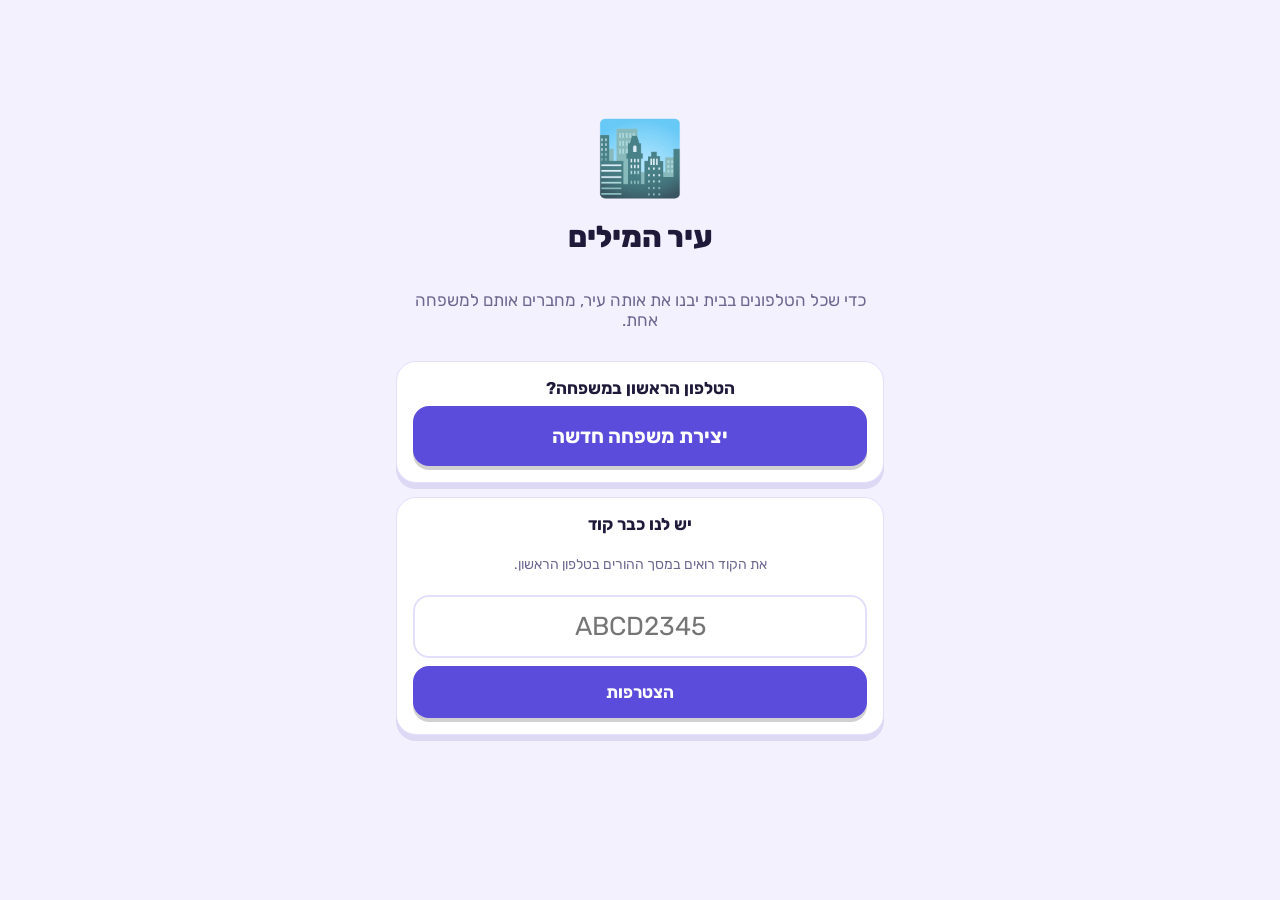
<file: index.html>
<!doctype html>
<html lang="he" dir="rtl">
<head>
<meta charset="utf-8">
<meta name="viewport" content="width=device-width,initial-scale=1,viewport-fit=cover">
<meta name="theme-color" content="#5b4cdb">
<meta name="apple-mobile-web-app-capable" content="yes">
<meta name="apple-mobile-web-app-status-bar-style" content="default">
<meta name="apple-mobile-web-app-title" content="מילים">
<title>עיר המילים</title>
<link rel="manifest" href="manifest.webmanifest">
<link rel="icon" href="icon.svg" type="image/svg+xml">
<link rel="apple-touch-icon" href="icon-192.png">
<link rel="preconnect" href="https://fonts.googleapis.com">
<link rel="preconnect" href="https://fonts.gstatic.com" crossorigin>
<link href="https://fonts.googleapis.com/css2?family=Rubik:wght@400;500;700;800&display=swap" rel="stylesheet">
<link rel="stylesheet" href="styles.css">
</head>
<body>
<div id="app"></div>
<div id="confetti" aria-hidden="true"></div>
<script src="words.js"></script>
<script src="hebrew-words.js"></script>
<script src="art.js"></script>
<script src="firebase-config.js"></script>
<script src="store.js"></script>
<script src="app.js"></script>
<script>
  if ('serviceWorker' in navigator && location.protocol.startsWith('http')) {
    navigator.serviceWorker.register('sw.js').catch(() => {});
  }
</script>
</body>
</html>
</file>
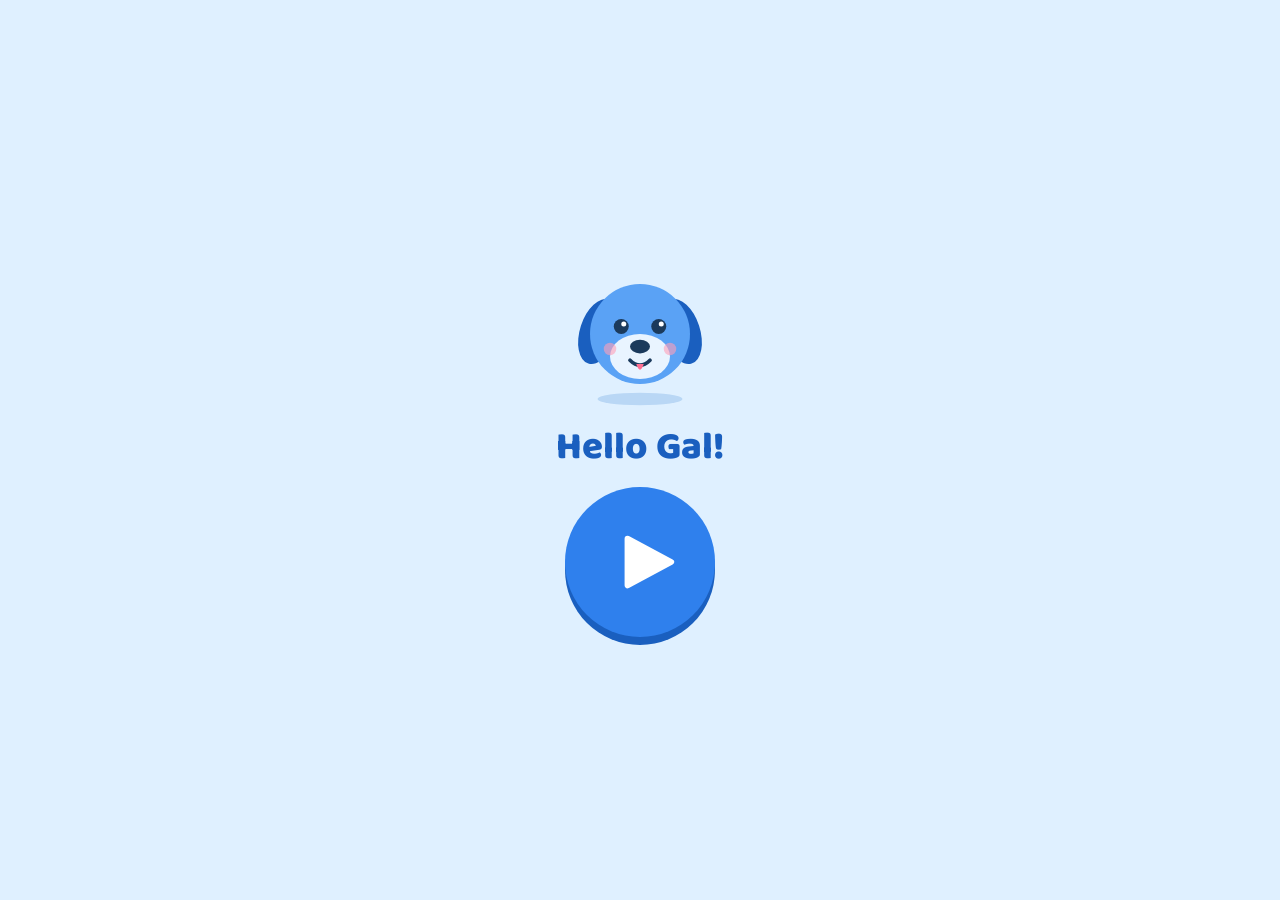
<file: little/index.html>
<!doctype html>
<html lang="en">
<head>
<meta charset="utf-8">
<meta name="viewport" content="width=device-width, initial-scale=1, viewport-fit=cover, user-scalable=no">
<link rel="manifest" href="manifest.webmanifest">
<link rel="apple-touch-icon" href="icon-192.png">
<meta name="theme-color" content="#2f80ed">
<script src="../firebase-config.js"></script>
</head>
<body>
<!-- ARTIFACT-START -->
<title>Blue Pup Words</title>
<meta name="claude:viewport-fit-sides" content="cover">
<link rel="preconnect" href="https://fonts.googleapis.com">
<link rel="stylesheet" href="https://fonts.googleapis.com/css2?family=Baloo+2:wght@600;800&family=Rubik:wght@400;600&display=swap">
<style>
/* Layout: one full-height toy screen; a top bar (home, ice-cream tracker, speaker) over one big stage. Single bright look on purpose. */
:root {
  --sky: #dff0ff;
  --ink: #1b3a5c;
  --blue: #2f80ed;
  --blue-deep: #1a5fbf;
  --card: #ffffff;
  --card-edge: #b9d7f5;
  --sun: #ffcf33;
  --berry: #ff6f91;
  --mint: #3cc98a;
  --soft: #5f7a96;
  --display: "Baloo 2", "Rubik", system-ui, sans-serif;
  --body: "Rubik", system-ui, sans-serif;
  color-scheme: light;
}
html, body { height: 100%; }
[hidden] { display: none !important; }
body {
  margin: 0; background: var(--sky); color: var(--ink); font-family: var(--body);
  -webkit-user-select: none; user-select: none; -webkit-tap-highlight-color: transparent;
  overflow: hidden; touch-action: manipulation;
}
button { font: inherit; color: inherit; border: 0; background: none; cursor: pointer; padding: 0; }
button:focus-visible { outline: 4px solid var(--sun); outline-offset: 3px; }
#app {
  height: 100%; display: flex; flex-direction: column; box-sizing: border-box;
  padding-left: max(16px, env(safe-area-inset-left, 0px));
  padding-right: max(16px, env(safe-area-inset-right, 0px));
  padding-block: 10px 14px;
  max-width: 560px; margin: 0 auto; position: relative;
}
.bar { display: flex; align-items: center; gap: 10px; min-height: 60px; }
.bar .grow { flex: 1; min-width: 0; display: flex; justify-content: center; }
.round-btn {
  width: 56px; height: 56px; border-radius: 50%; background: var(--card);
  box-shadow: 0 4px 0 var(--card-edge); display: grid; place-items: center; flex: none;
}
.round-btn:active { transform: translateY(3px); box-shadow: 0 1px 0 var(--card-edge); }
.round-btn svg { width: 30px; height: 30px; }
.stage { flex: 1; min-height: 0; display: flex; flex-direction: column; align-items: center; justify-content: center; gap: 18px; }

/* start */
.hello { font-family: var(--display); font-weight: 800; font-size: 2.4rem; color: var(--blue-deep); margin: 0; text-align: center; line-height: 1.1; }
.play {
  width: 150px; height: 150px; border-radius: 50%; background: var(--blue); color: #fff;
  box-shadow: 0 8px 0 var(--blue-deep); display: grid; place-items: center;
  animation: breathe 2.2s ease-in-out infinite;
}
.play:active { transform: translateY(6px); box-shadow: 0 2px 0 var(--blue-deep); }
.play svg { width: 70px; height: 70px; margin-left: 10px; }
@keyframes breathe { 50% { transform: scale(1.06); } }
.pup { width: 150px; height: 150px; }
.pup.small { width: 64px; height: 64px; }

/* home */
.cats { display: grid; grid-template-columns: repeat(2, 1fr); gap: 14px; width: 100%; }
.cat {
  background: var(--card); border-radius: 26px; box-shadow: 0 6px 0 var(--card-edge);
  padding: 14px 8px 12px; display: flex; flex-direction: column; align-items: center; gap: 6px;
}
.cat:active { transform: translateY(4px); box-shadow: 0 2px 0 var(--card-edge); }
.cat .pic { font-size: 3.4rem; line-height: 1; height: 3.6rem; display: flex; align-items: center; gap: 2px; }
.cat .name { font-family: var(--display); font-weight: 600; font-size: 1.1rem; color: var(--soft); }
.stars { display: flex; gap: 3px; flex-wrap: wrap; justify-content: center; }
.stars i { width: 9px; height: 9px; border-radius: 50%; background: var(--card-edge); }
.stars i.on { background: var(--sun); }
.home-scroll { width: 100%; overflow-y: auto; flex: 1; min-height: 0; padding: 6px 2px 10px; box-sizing: border-box; }
.home-stage { justify-content: flex-start; }

/* learn */
.big-card {
  width: min(78vw, 330px); aspect-ratio: 1; max-width: 100%; background: var(--card); border-radius: 40px;
  box-shadow: 0 8px 0 var(--card-edge); display: grid; place-items: center; animation: popin .45s cubic-bezier(.3,1.6,.6,1);
}
.big-card .pic { font-size: min(44vw, 190px); line-height: 1; }
.big-card .pic.count { font-size: min(13vw, 56px); }
.word { font-family: var(--display); font-weight: 800; font-size: 2.6rem; color: var(--blue-deep); margin: 0; line-height: 1; }
.next {
  width: 92px; height: 92px; border-radius: 50%; background: var(--blue); color: #fff; box-shadow: 0 6px 0 var(--blue-deep);
  display: grid; place-items: center;
}
.next:active { transform: translateY(5px); box-shadow: 0 1px 0 var(--blue-deep); }
.next svg { width: 46px; height: 46px; }
@keyframes popin { from { transform: scale(.4); opacity: 0; } }
.dots { display: flex; gap: 8px; }
.dots i { width: 14px; height: 14px; border-radius: 50%; background: var(--card); box-shadow: inset 0 0 0 2px var(--card-edge); }
.dots i.on { background: var(--blue); box-shadow: none; }

/* quiz */
.ask {
  display: flex; align-items: center; gap: 12px; background: var(--card); border-radius: 999px;
  padding: 8px 20px 8px 8px; box-shadow: 0 5px 0 var(--card-edge);
}
.ask .round-btn { background: var(--blue); box-shadow: 0 4px 0 var(--blue-deep); color: #fff; }
.ask span { font-family: var(--display); font-weight: 800; font-size: 1.5rem; }
.opts { display: grid; grid-template-columns: repeat(3, 1fr); gap: 12px; width: 100%; }
.opt {
  aspect-ratio: 3/4; max-width: 100%; background: var(--card); border-radius: 26px; box-shadow: 0 6px 0 var(--card-edge);
  display: grid; place-items: center; transition: opacity .3s, transform .15s;
}
.opt .pic { font-size: min(18vw, 84px); line-height: 1; }
.opt .pic.count { font-size: min(6.5vw, 30px); }
.opt:active { transform: translateY(4px); }
.opt.right { box-shadow: 0 0 0 6px var(--mint), 0 6px 0 var(--card-edge); animation: hop .5s; }
.opt.wrong { animation: wobble .5s; }
.opt.faded { opacity: .25; pointer-events: none; }
.opt.hint { animation: pulse 1s ease-in-out infinite; }
@keyframes hop { 40% { transform: translateY(-18px) scale(1.06); } }
@keyframes wobble { 20% { transform: rotate(-8deg); } 40% { transform: rotate(7deg); } 60% { transform: rotate(-5deg); } 80% { transform: rotate(3deg); } }
@keyframes pulse { 50% { transform: scale(1.07); box-shadow: 0 0 0 6px var(--sun), 0 6px 0 var(--card-edge); } }

.opt.lesson { aspect-ratio: auto; padding: 14px 0 10px; gap: 6px; }
.opt.lesson b { font-family: var(--display); font-size: 1.4rem; color: var(--blue-deep); }
.pic.art { position: relative; display: block; width: 1.6em; height: 1.6em; }
.big-card .pic.art { font-size: min(32vw, 140px); }
.opt .pic.art { font-size: min(16vw, 70px); }
.pic.art > span { position: absolute; left: 50%; transform: translateX(-50%); line-height: 1; }
.pic.art .ground { position: absolute; left: 0; right: 0; bottom: 0; height: .05em; min-height: 3px; border-radius: 3px; background: var(--card-edge); }
.cat .pic span { line-height: 1; }
.pic.count { display: flex; flex-wrap: wrap; justify-content: center; align-content: center; gap: 2px; max-width: 90%; }
.pic.count .digit { flex-basis: 100%; text-align: center; font-family: var(--display); font-weight: 800; font-size: 2.2em; line-height: 1; color: #2f80ed; margin-bottom: .05em; }
.opt .pic.count .digit { font-size: 1.6em; }
.blob { display: block; width: 68%; aspect-ratio: 1; border-radius: 48% 52% 45% 55% / 55% 45% 55% 45%; background: var(--c); box-shadow: inset -8px -10px 0 rgba(0,0,0,.12); }
.blob.light { box-shadow: inset -8px -10px 0 rgba(0,0,0,.08), 0 0 0 3px #d7e3ef; }

/* say it */
.small-card { width: min(56vw, 240px); }
.small-card .pic { font-size: min(32vw, 140px); }
.small-card .pic.art { font-size: min(24vw, 100px); }
.mic { width: 104px; height: 104px; border-radius: 50%; background: var(--berry); box-shadow: 0 6px 0 #d14b6e; display: grid; place-items: center; }
.mic svg { width: 54px; height: 54px; }
.mic.rec { animation: breathe .8s ease-in-out infinite; box-shadow: 0 0 0 10px rgba(255,111,145,.3), 0 6px 0 #d14b6e; }

/* ice cream tracker + dessert */
.tracker svg { height: 56px; width: auto; }
.cone-big svg { height: min(46vh, 330px); width: auto; animation: popin .5s cubic-bezier(.3,1.6,.6,1); }
.tops { display: flex; gap: 12px; flex-wrap: wrap; justify-content: center; }
.top-btn { width: 76px; height: 76px; border-radius: 50%; background: var(--card); box-shadow: 0 6px 0 var(--card-edge); font-size: 2.8rem; display: grid; place-items: center; }
.top-btn.flavor { background: var(--c); font-size: 2.2rem; }
.top-btn:active { transform: translateY(4px); }
.gallery { display: grid; grid-template-columns: repeat(auto-fill, minmax(84px, 1fr)); gap: 10px; width: 100%; }
.gallery div { background: var(--card); border-radius: 18px; display: grid; place-items: center; padding: 8px 0; box-shadow: 0 4px 0 var(--card-edge); }
.gallery svg { height: 110px; width: auto; }
.gallery svg.page { width: 110px; }
.cones-btn { position: relative; }
.bar .grow { gap: 8px; align-items: center; }
.star-count { font-family: var(--display); font-weight: 800; font-size: 1.3rem; color: var(--blue-deep); background: var(--card); border-radius: 999px; padding: 4px 12px; box-shadow: 0 3px 0 var(--card-edge); white-space: nowrap; }
.star-count.bump { animation: hop .4s; }
button.star-count { border: 0; cursor: pointer; }
.stickers { display: grid; grid-template-columns: repeat(auto-fill, minmax(92px, 1fr)); gap: 12px; width: 100%; }
.sticker { aspect-ratio: 1; border: 4px solid #ffcf33; border-radius: 22px; background: #fffbe6; display: grid; place-items: center; box-shadow: 0 4px 0 #e0a800; cursor: pointer; padding: 4px; font: inherit; }
.sticker .pic { font-size: 52px; line-height: 1; }
.sticker .pic.count { font-size: 15px; }
.sticker .blob { width: 56px; height: 56px; }
.sticker.hop { animation: hop .4s; }
.fly-star { position: fixed; z-index: 8; font-size: 44px; font-style: normal; margin: -22px 0 0 -22px; animation: star-fly .8s cubic-bezier(.5,-0.4,.7,1) forwards; pointer-events: none; }
@keyframes star-fly { to { transform: translate(var(--tx), var(--ty)) scale(.5) rotate(200deg); } }
.cones-btn b { position: absolute; top: -4px; right: -4px; min-width: 24px; height: 24px; padding: 0 5px; box-sizing: border-box; border-radius: 12px; background: var(--berry); color: #fff; font-family: var(--display); font-size: 14px; line-height: 24px; }
.jig { position: relative; max-width: 100%; touch-action: none; }
.board { position: absolute; left: 0; top: 0; background: var(--card); border-radius: 18px; box-shadow: 0 6px 0 var(--card-edge); overflow: hidden; }
.ghost { position: absolute; inset: 0; display: grid; place-items: center; line-height: 1; opacity: .12; filter: grayscale(1); }
.slot { position: absolute; box-sizing: border-box; border: 2px dashed var(--card-edge); }
.piece { position: absolute; overflow: hidden; background: var(--card); border-radius: 6px; box-shadow: 0 3px 8px rgba(27,58,92,.25); transform-origin: 0 0; transition: transform .15s, left .2s, top .2s; touch-action: none; cursor: grab; }
.piece.drag { transition: none; z-index: 3; box-shadow: 0 10px 20px rgba(27,58,92,.35); }
.piece.done { box-shadow: none; border-radius: 0; cursor: default; }
.piece-in { position: absolute; display: grid; place-items: center; line-height: 1; }
.jig.solved .board { box-shadow: 0 0 0 6px var(--mint), 0 6px 0 var(--card-edge); }
.scene { position: relative; max-width: 100%; background: var(--card); border-radius: 26px; box-shadow: 0 6px 0 var(--card-edge); overflow: hidden; touch-action: none; }
.scene .floor { position: absolute; left: 0; right: 0; bottom: 0; height: 9%; background: #c7efd6; }
.scene .cloud { position: absolute; left: 10%; top: 4%; font-size: 3.4rem; opacity: .8; }
.scene .table { position: absolute; left: 15%; width: 70%; top: 45%; }
.scene .table svg { display: block; }
.scene .box { position: absolute; left: 20%; bottom: 5%; width: 60%; z-index: 1; pointer-events: none; }
.scene .box svg { display: block; }
.thing { position: absolute; line-height: 1; transform: translate(-50%, -50%); cursor: grab; touch-action: none; z-index: 2; filter: drop-shadow(0 4px 4px rgba(27,58,92,.25)); }
.thing.held { transform: translate(-50%, -50%) scale(1.15); cursor: grabbing; }
.thing.glide { transition: left .35s, top .35s; }
.target { position: absolute; width: 26%; aspect-ratio: 1; border-radius: 50%; border: 4px dashed var(--sun); transform: translate(-50%, -50%); animation: pulse-ring 1s ease-in-out infinite; }
@keyframes pulse-ring { 50% { transform: translate(-50%, -50%) scale(1.12); } }
.cat.locked { opacity: .45; position: relative; }
.cat .page { width: 100%; max-width: 140px; height: auto; }
.lock { position: absolute; font-size: 2rem; top: 40%; }
.canvas { width: min(88vw, 380px); max-width: 100%; aspect-ratio: 1; background: var(--card); border-radius: 30px; box-shadow: 0 6px 0 var(--card-edge); padding: 10px; box-sizing: border-box; }
.canvas svg { width: 100%; height: 100%; display: block; }
.canvas [data-r] { cursor: pointer; transition: fill .2s; }
.paints { display: grid; grid-template-columns: repeat(5, 1fr); gap: 10px; width: min(88vw, 380px); }
.paint { aspect-ratio: 1; border-radius: 50%; background: var(--c); box-shadow: inset 0 0 0 3px rgba(0,0,0,.12); }
.paint.on { box-shadow: 0 0 0 4px var(--card), 0 0 0 8px var(--blue-deep); transform: scale(1.05); }
.empty { font-size: 4rem; opacity: .5; }

/* balloons */
#sky { position: fixed; inset: 0; pointer-events: none; overflow: hidden; z-index: 5; }
/* Bedtime: the night sky closes the play session. */
.night { position: fixed; inset: 0; z-index: 4; overflow: hidden; background: linear-gradient(#0b1638, #1d2f6b 70%, #2b3f80); animation: dusk 2.5s ease-out; }
@keyframes dusk { from { opacity: 0; } to { opacity: 1; } }
.night .moon { position: absolute; right: 12%; font-size: 5.5rem; animation: moonrise 4s ease-out forwards; bottom: -20%; touch-action: none; user-select: none; -webkit-user-select: none; }
@keyframes moonrise { to { bottom: 74%; } }
.night .st { position: absolute; color: #fff6c2; opacity: 0; animation: twinkle 2.4s ease-in-out infinite alternate; }
@keyframes twinkle { 0% { opacity: 0; transform: scale(.6); } 100% { opacity: 1; transform: scale(1); } }
.night .gn { position: absolute; top: 34%; left: 0; right: 0; text-align: center; font-family: var(--display); font-weight: 800; font-size: 2.6rem; color: #fff6c2; opacity: 0; animation: dusk 1.5s 3s ease-out forwards; }
.night .bed { position: absolute; bottom: 12%; left: 50%; transform: translateX(-50%); width: 9rem; height: 7rem; }
.night .bed .b { position: absolute; bottom: 0; left: 0; font-size: 7rem; line-height: 1; }
.night .kid { position: absolute; bottom: .4rem; font-size: 3.6rem; line-height: 1; left: -120%; animation: tobed 2.6s .8s ease-in-out forwards; }
@keyframes tobed { to { left: 30%; } }
.night .zz { position: absolute; right: 0; top: -2rem; font-size: 2.2rem; opacity: 0; animation: zz 2.6s ease-in-out infinite; }
@keyframes zz { 0% { opacity: 0; transform: translate(0, 0); } 30% { opacity: 1; } 100% { opacity: 0; transform: translate(1.4rem, -2.6rem); } }
.balloon { position: absolute; bottom: -140px; width: 70px; pointer-events: auto; animation: rise 2.4s ease-in forwards; }
.balloon.deco { pointer-events: none; }
.balloon.slow { width: 92px; animation-duration: 7.5s; animation-timing-function: linear; }
.bit { position: fixed; width: 12px; height: 12px; border-radius: 50%; margin: -6px 0 0 -6px; animation: fly .55s ease-out forwards; }
@keyframes fly { to { transform: translate(var(--bx), var(--by)) scale(.3); opacity: 0; } }
.pop-count { font-family: var(--display); font-weight: 800; font-size: 2.2rem; color: var(--blue-deep); }
.balloon svg { width: 100%; height: auto; display: block; }
@keyframes rise { to { transform: translateY(calc(-100vh - 180px)) translateX(var(--dx)); } }

/* parent sheet */
.gear { opacity: .55; }
.sheet {
  position: fixed; inset: 0; z-index: 10; background: rgba(27,58,92,.45); display: flex; align-items: flex-end; justify-content: center;
}
.sheet-in {
  background: var(--card); width: 100%; max-width: 560px; max-height: 88%; overflow-y: auto; border-radius: 24px 24px 0 0;
  box-sizing: border-box; direction: rtl; text-align: right; font-size: 15px; line-height: 1.5;
  padding-block: 18px max(18px, env(safe-area-inset-bottom, 0px));
  padding-left: max(18px, env(safe-area-inset-left, 0px)); padding-right: max(18px, env(safe-area-inset-right, 0px));
}
.sheet h2 { font-size: 1.25rem; margin: 0 0 4px; }
.sheet h3 { font-size: 1rem; margin: 16px 0 6px; }
.sheet p { margin: 0 0 8px; color: var(--soft); }
.chips { display: flex; flex-wrap: wrap; gap: 6px; direction: ltr; justify-content: flex-end; }
.chip { border-radius: 999px; padding: 3px 10px; font-size: 14px; background: #eef4fa; color: var(--soft); }
.chip.known { background: #fff3c4; color: var(--ink); font-weight: 600; }
.chip.extra { outline: 1px dashed var(--card-edge); }
.chip.learning { background: #dcecff; color: var(--ink); }
.row { display: flex; gap: 10px; flex-wrap: wrap; margin-top: 10px; }
.pbtn { background: #eef4fa; border-radius: 12px; padding: 10px 14px; font-weight: 600; }
.pbtn.on { background: var(--blue); color: #fff; }
.slot { display: flex; align-items: center; gap: 8px; flex-wrap: wrap; padding: 6px 0; border-top: 1px solid #eef4fa; }
.slot-label { font-weight: 600; min-width: 3.5em; }
.slot .en { flex: 1; min-width: 0; color: var(--soft); font-size: 14px; text-align: left; }
.slot-btns { display: flex; gap: 6px; margin-inline-start: auto; }
.ibtn { width: 42px; height: 42px; border-radius: 50%; background: #eef4fa; font-size: 18px; display: grid; place-items: center; }
.ibtn.rec { background: #e8383d; color: #fff; animation: pulse 1s infinite; }
.wordrec { margin-top: 12px; }
.wordrec b { font-size: 1.1rem; color: var(--blue-deep); }
.chips.rtl { direction: rtl; justify-content: flex-start; }
button.chip { font: inherit; font-size: 14px; }
.warn { color: #a1123a !important; }
.sheet input#kidname { width: 10em; text-transform: none; letter-spacing: 0; }
.sheet input { font: inherit; font-size: 16px; padding: 9px 12px; border-radius: 12px; border: 2px solid var(--card-edge); width: 9em; letter-spacing: .08em; text-transform: uppercase; user-select: text; -webkit-user-select: text; }
.warn:empty { display: none; }
.sheet-in > .warn { position: sticky; top: -18px; background: #fff0f3; padding: 8px 12px; border-radius: 12px; z-index: 2; }
.pbtn.danger { background: #ffe1e8; color: #a1123a; }
@media (prefers-reduced-motion: reduce) { *, *::before, *::after { animation-duration: .01ms !important; animation-iteration-count: 1 !important; } }
</style>
<div id="app"></div>
<div id="sky"></div>
<script>
// ---------- words ----------
// Each word: id, w (shown word), e (emoji) or color/count, n (noun phrase for "This is ..."), q (question).
const CATS = [
  { id: 'animals', name: 'Animals', icon: '🐶', words: [
    ['cat','🐱'],['dog','🐶'],['cow','🐮'],['duck','🦆'],['fish','🐟'],['pig','🐷'],
    ['horse','🐴'],['rabbit','🐰'],['lion','🦁'],['elephant','🐘'],['monkey','🐵'],['bird','🐦'],['unicorn','🦄'] ] },
  { id: 'colors', name: 'Colors', icon: '🌈', words: [
    ['blue',null,'#2f80ed'],['red',null,'#e8383d'],['yellow',null,'#ffd400'],['green',null,'#2fb350'],
    ['pink',null,'#ff8fc0'],['orange',null,'#ff8a1f'],['purple',null,'#8e4fd6'],['white',null,'#ffffff'],
    ['black',null,'#222222'],['brown',null,'#8b5a2b'] ] },
  { id: 'numbers', name: 'Numbers', icon: '🔢', words: [
    ['one',null,null,1],['two',null,null,2],['three',null,null,3],['four',null,null,4],['five',null,null,5],
    ['six',null,null,6],['seven',null,null,7],['eight',null,null,8],['nine',null,null,9],['ten',null,null,10] ] },
  { id: 'go', name: 'Vehicles', icon: '✈️', words: [
    ['car','🚗'],['bus','🚌'],['airplane','✈️'],['train','🚂'],['boat','⛵'],['bike','🚲'],['truck','🚚'],['helicopter','🚁'] ] },
  { id: 'sweets', name: 'Sweets', icon: '🍪', words: [
    ['ice cream','🍦','',0,'ice cream'],['cookie','🍪'],['cake','🎂'],['candy','🍬'],['chocolate','🍫','',0,'chocolate'],
    ['lollipop','🍭'],['pizza','🍕','',0,'pizza'],['milk','🥛','',0,'milk'],['bread','🍞','',0,'bread'],['egg','🥚'] ] },
  { id: 'fruit', name: 'Fruit', icon: '🍓', words: [
    ['strawberry','🍓'],['banana','🍌'],['apple','🍎'],['orange','🍊'],['watermelon','🍉'],['pear','🍐'],
    ['grapes','🍇','',0,'grapes','Where are the grapes?','These are grapes.'],['cherry','🍒'] ] },
  { id: 'music', name: 'Music', icon: '🎸', words: [
    ['guitar','🎸'],['drum','🥁'],['piano','🎹'],['trumpet','🎺'],['violin','🎻'],['saxophone','🎷'],['microphone','🎤'] ] },
  { id: 'body', name: 'My body', icon: '👃', words: [
    ['nose','👃'],['eyes','👀','',0,'eyes','Where are the eyes?','These are eyes.'],['mouth','👄'],['ear','👂'],
    ['hand','✋'],['foot','🦶'],['tooth','🦷'] ] },
  { id: 'shapes', name: 'Shapes', icon: '⭐', words: [
    ['circle','🔵'],['square','🟦'],['triangle','🔺'],['star','⭐'],['heart','💙'],['diamond','🔷'] ] },
  { id: 'clothes', name: 'Clothes', icon: '👕', words: [
    ['hat','👒'],['shirt','👕'],['dress','👗'],['coat','🧥'],
    ['shoes','👟','',0,'shoes','Where are the shoes?','These are shoes.'],['socks','🧦','',0,'socks','Where are the socks?','These are socks.'],
    ['pants','👖','',0,'pants','Where are the pants?','These are pants.'] ] },
  { id: 'toys', name: 'Toys', icon: '🧸', words: [
    ['ball','⚽'],['teddy bear','🧸'],['balloon','🎈'],['kite','🪁'],['puzzle','🧩'],['yo-yo','🪀'] ] },
  { id: 'sky', name: 'Outside', icon: '☀️', words: [
    ['rainbow','🌈'],['sun','☀️','',0,'the sun','Where is the sun?'],['moon','🌙','',0,'the moon','Where is the moon?'],
    ['cloud','☁️'],['rain','🌧️','',0,'rain'],['flower','🌸'],['tree','🌳'],['butterfly','🦋'] ] },
  { id: 'feel', name: 'Feelings', icon: '😀', words: [
    ['happy','😀','',0,'happy','Who is happy?','I am happy.'],['sad','😢','',0,'sad','Who is sad?','I am sad.'],
    ['angry','😠','',0,'angry','Who is angry?','I am angry.'],['scared','😨','',0,'scared','Who is scared?','I am scared.'],
    ['tired','😴','',0,'tired','Who is tired?','I am tired.'],['surprised','😮','',0,'surprised','Who is surprised?','I am surprised.'],
    ['silly','😜','',0,'silly','Who is silly?','I am silly.'],['hot','🥵','',0,'hot','Who is hot?','I am hot.'],
    ['cold','🥶','',0,'cold','Who is cold?','I am cold.'] ] },
  { id: 'family', name: 'Family', icon: '👨‍👩‍👧', words: [
    ['mommy','👩','',0,'mommy','Where is mommy?'],['daddy','👨','',0,'daddy','Where is daddy?'],
    ['baby','👶'],['sister','👧','',0,'my sister','Where is my sister?'],['brother','👦','',0,'my brother','Where is my brother?'],
    ['grandma','👵','',0,'grandma','Where is grandma?'],['grandpa','👴','',0,'grandpa','Where is grandpa?'] ] },
  { id: 'kitchen', name: 'Kitchen', icon: '🥄', words: [
    ['spoon','🥄'],['cup','☕'],['plate','🍽️'],['bowl','🥣'],['pan','🍳'],['teapot','🫖'],['bottle','🍼'] ] },
];
// More words for a category open once she knows most of its first words.
const EXTRA = {
  animals: [['tiger','🐯'],['bear','🐻'],['frog','🐸'],['zebra','🦓'],['giraffe','🦒'],['penguin','🐧'],['turtle','🐢'],['owl','🦉'],['sheep','🐑'],['snake','🐍']],
  go: [['rocket','🚀'],['motorcycle','🏍️'],['tractor','🚜'],['ambulance','🚑','',0,'an ambulance'],['fire truck','🚒'],['police car','🚓'],['scooter','🛴']],
  sweets: [['donut','🍩'],['cupcake','🧁'],['popcorn','🍿','',0,'popcorn'],['pancake','🥞'],['honey','🍯','',0,'honey']],
  fruit: [['pineapple','🍍'],['peach','🍑'],['lemon','🍋'],['kiwi','🥝'],['mango','🥭'],['coconut','🥥']],
  music: [['banjo','🪕'],['bell','🔔'],['accordion','🪗','',0,'an accordion'],['headphones','🎧','',0,'headphones','Where are the headphones?','These are headphones.']],
  body: [['tongue','👅'],['leg','🦵'],['arm','💪'],['finger','☝️']],
  shapes: [['moon','🌙','',0,'a moon'],['cross','❌'],['oval','🥚','',0,'an oval']],
  clothes: [['crown','👑'],['scarf','🧣'],['glasses','👓','',0,'glasses','Where are the glasses?','These are glasses.'],['gloves','🧤','',0,'gloves','Where are the gloves?','These are gloves.'],['boots','👢','',0,'boots','Where are the boots?','These are boots.']],
  toys: [['robot','🤖'],['dice','🎲','',0,'dice','Where are the dice?','These are dice.'],['magic wand','🪄'],['blocks','🧱','',0,'blocks','Where are the blocks?','These are blocks.']],
  sky: [['snow','❄️','',0,'snow'],['snowman','⛄'],['mountain','⛰️'],['sea','🌊','',0,'the sea'],['leaf','🍃'],['star','⭐']],
  kitchen: [['salt','🧂','',0,'salt'],['jar','🫙'],['chopsticks','🥢','',0,'chopsticks','Where are the chopsticks?','These are chopsticks.']],
  feel: [['sleepy','🥱','',0,'sleepy','Who is sleepy?','I am sleepy.'],['sick','🤒','',0,'sick','Who is sick?','I am sick.'],['shy','😊','',0,'shy','Who is shy?','I am shy.']],
};
CATS.forEach(c => { c.extra = EXTRA[c.id] || []; });
CATS.forEach(c => ['words', 'extra'].forEach(list => { c[list] = c[list].map(([w, e, color, count, n, q, learn]) => {
  const word = { id: c.id + ':' + w, w, e, color: color || null, count: count || 0, cat: c.id, own: !!learn };
  if (count) {
    word.n = w + (count === 1 ? ' strawberry' : ' strawberries');
    word.learn = w.charAt(0).toUpperCase() + w.slice(1) + '! ' + word.n + '.';
    word.q = count === 1 ? 'Where is one strawberry?' : 'Where are ' + word.n + '?';
  } else if (color) {
    word.learn = 'This is ' + w + '.'; word.q = 'Where is ' + w + '?';
  } else {
    word.n = n || ((/^[aeiou]/.test(w) ? 'an ' : 'a ') + w);
    word.learn = learn || 'This is ' + word.n + '.';
    word.q = q || 'Where is the ' + w + '?';
  }
  if (list === 'extra') { word.id = c.id + ':' + w; word.tier = 2; }
  return word;
}); }));
// Concepts are practised inside the picture categories, on a word she already knows:
// "Where is the big duck?", "Which duck is up?", "Where is the duck in the box?".
// A group opens once the group before it is known.
const A = (el, style) => `<span style="${style}">${el}</span>`;
const CONCEPT_CATS = ['animals', 'go', 'sweets', 'fruit', 'music', 'toys', 'kitchen', 'clothes', 'sky', 'shapes'];
const GROUND = '<i class="ground"></i>';
const TABLE = '<svg viewBox="0 0 100 70" width="100%"><rect x="2" y="4" width="96" height="10" rx="3" fill="#c98a3c" stroke="#8b5a2b" stroke-width="2"/><rect x="10" y="14" width="8" height="54" fill="#c98a3c" stroke="#8b5a2b" stroke-width="2"/><rect x="82" y="14" width="8" height="54" fill="#c98a3c" stroke="#8b5a2b" stroke-width="2"/></svg>';
const BOX = '<svg viewBox="0 0 100 100" width="100%"><path d="M4 4 H96 L80 16 H20 Z" fill="#b97e45"/><path d="M4 4 L20 16 V74 L4 96 Z" fill="#c98d52"/><path d="M96 4 L80 16 V74 L96 96 Z" fill="#c98d52"/><rect x="20" y="16" width="60" height="58" fill="#8e5a2c"/><path d="M4 96 L20 74 H80 L96 96 Z" fill="#e3ad6e"/><path d="M4 4 H96 V96 H4 Z" fill="none" stroke="#8b5a2b" stroke-width="3" stroke-linejoin="round"/><path d="M20 16 H80 V74 H20 Z" fill="none" stroke="#7a4a20" stroke-width="2"/></svg>';
const B = (style) => `<span style="width:1.3em;${style}">${BOX}</span>`;
const T = (style) => `<span style="width:1.4em;${style}">${TABLE}</span>`;
const CONCEPT_KEYS = ['size', 'updown', 'table', 'box', 'tree'];
const CONCEPTS = [
  [ { c: 'big', art: e => A(e, 'font-size:1.45em;bottom:0'), learn: n => `Big! A big ${n}.`, q: n => `Where is the big ${n}?` },
    { c: 'small', art: e => A(e, 'font-size:.55em;bottom:0'), learn: n => `Small! A small ${n}.`, q: n => `Where is the small ${n}?` } ],
  [ { c: 'up', art: e => A(e, 'font-size:.7em;top:0') + GROUND, learn: n => `Up! The ${n} is up.`, q: n => `Which ${n} is up?` },
    { c: 'down', art: e => A(e, 'font-size:.7em;bottom:.08em') + GROUND, learn: n => `Down! The ${n} is down.`, q: n => `Which ${n} is down?` } ],
  [ { c: 'on', art: e => T('bottom:0') + A(e, 'font-size:.55em;bottom:62%'), learn: n => `On! The ${n} is on the table.`, q: n => `Where is the ${n} on the table?` },
    { c: 'under', art: e => T('bottom:0') + A(e, 'font-size:.5em;bottom:.04em'), learn: n => `Under! The ${n} is under the table.`, q: n => `Where is the ${n} under the table?` } ],
  [ { c: 'in', art: e => B('bottom:0') + A(e, 'font-size:.5em;bottom:30%'), learn: n => `In! The ${n} is in the box.`, q: n => `Where is the ${n} in the box?` },
    { c: 'out', art: e => B('bottom:0;left:34%;width:1em') + A(e, 'font-size:.55em;bottom:0;left:82%'), learn: n => `Out! The ${n} is out of the box.`, q: n => `Where is the ${n} out of the box?` } ],
  [ { c: 'front', w: 'in front of', art: e => A('🌳', 'font-size:1.15em;bottom:0') + A(e, 'font-size:.6em;bottom:0'), learn: n => `In front of! The ${n} is in front of the tree.`, q: n => `Where is the ${n} in front of the tree?` },
    { c: 'behind', art: e => A(e, 'font-size:.5em;bottom:.7em;left:77%') + A('🌳', 'font-size:1.15em;bottom:0;left:46%'), learn: n => `Behind! The ${n} is behind the tree.`, q: n => `Where is the ${n} behind the tree?` },
    { c: 'nextto', w: 'next to', art: e => A('🌳', 'font-size:1em;bottom:0;left:36%') + A(e, 'font-size:.55em;bottom:0;left:82%'), learn: n => `Next to! The ${n} is next to the tree.`, q: n => `Where is the ${n} next to the tree?` } ],
];
// Color words on a picture she knows: "Where is the blue dog?" (the picture is tinted).
const TINT = { blue: 'hue-rotate(175deg) saturate(5)', red: 'hue-rotate(-38deg) saturate(7)', green: 'hue-rotate(55deg) saturate(4)',
  yellow: 'hue-rotate(8deg) saturate(8) brightness(1.15)', pink: 'hue-rotate(280deg) saturate(4) brightness(1.1)', purple: 'hue-rotate(225deg) saturate(4)' };
function adjWords(obj) {
  return shuffle(Object.keys(TINT)).slice(0, 3).map(col => ({
    id: 'adj:' + col, w: col, concept: true,
    art: A(obj.e, `font-size:1.15em;top:.22em;filter:grayscale(1) sepia(1) ${TINT[col]}`),
    learn: `${cap(col)}! A ${col} ${obj.w}.`, q: `Where is the ${col} ${obj.w}?`,
  }));
}
function conceptWord(v, obj) {
  return { id: 'concept:' + v.c, c: v.c, w: v.w || v.c, art: v.art(obj.e), learn: v.learn(obj.w), q: v.q(obj.w), concept: true };
}
const WORD = {}; CATS.forEach(c => c.words.concat(c.extra).forEach(w => WORD[w.id] = w));
const mastered = c => c.words.filter(w => status(w.id) === 'known').length >= c.words.length * 0.7;
const activeWords = c => mastered(c) ? c.words.concat(c.extra) : c.words;

// ---------- saved progress (this device only) ----------
const KEY = 'blue-pup-words-v1';
let S = { words: {}, desserts: [], slow: true };
try { const raw = localStorage.getItem(KEY); if (raw) S = Object.assign(S, JSON.parse(raw)); } catch (e) {}
function saveLocal() { try { localStorage.setItem(KEY, JSON.stringify(S)); } catch (e) {} }
function save() { saveLocal(); Sync.push(); }
function rec(id) { return S.words[id] || (S.words[id] = { box: 0, seen: 0, right: 0, wrong: 0 }); }
const KNOWN = 3;
function status(id) { const r = S.words[id]; if (!r || !r.seen) return 'new'; return r.box >= KNOWN ? 'known' : 'learning'; }

// ---------- sound ----------
let voice = null;
// English voices on this phone, the more natural-sounding ones first. A parent can pick one.
const GOOD_VOICE = /Natural|Neural|Enhanced|Premium|Samantha|Ava|Allison|Google US English|Google UK English Female|Karen|Moira|Tessa|Serena|Jenny|Aria/i;
function englishVoices() {
  try {
    return speechSynthesis.getVoices().filter(v => /^en[-_]/i.test(v.lang))
      .sort((a, b) => (GOOD_VOICE.test(b.name) - GOOD_VOICE.test(a.name)) || (/en[-_]US/i.test(b.lang) - /en[-_]US/i.test(a.lang)));
  } catch (e) { return []; }
}
function pickVoice() {
  const vs = englishVoices();
  voice = vs.find(v => v.name === S.voice) || vs[0] || null;
}
try { speechSynthesis.onvoiceschanged = pickVoice; } catch (e) {}
function say(text, then) {
  // Some phones never fire onend, so continue after a timeout too (whichever comes first).
  let fired = false;
  const after = then && (() => { if (!fired) { fired = true; then(); } });
  if (after) setTimeout(after, 1800);
  try {
    stopAll();
    setTimeout(() => {
      const u = new SpeechSynthesisUtterance(text);
      u.lang = 'en-US'; if (voice) u.voice = voice;
      u.rate = S.slow ? 0.8 : 0.95; u.pitch = 1.05;
      if (after) u.onend = after;
      speechSynthesis.speak(u);
    }, 60);
  } catch (e) { if (after) setTimeout(after, 800); }
}
let ac = null;
function tone(freqs, dur = 0.12, type = 'sine', gap = 0.09, vol = 0.18) {
  try {
    ac = ac || new (window.AudioContext || window.webkitAudioContext)();
    freqs.forEach((f, i) => {
      const o = ac.createOscillator(), g = ac.createGain(), t = ac.currentTime + i * gap;
      o.type = type; o.frequency.value = f;
      g.gain.setValueAtTime(0, t); g.gain.linearRampToValueAtTime(vol, t + 0.01); g.gain.exponentialRampToValueAtTime(0.001, t + dur);
      o.connect(g).connect(ac.destination); o.start(t); o.stop(t + dur + 0.02);
    });
  } catch (e) {}
}
const sfx = {
  yay: () => tone([523, 659, 784, 1047], 0.18, 'triangle', 0.09),
  oops: () => tone([300, 240], 0.16, 'sine', 0.12, 0.12),
  pop: () => tone([900 + Math.random() * 300], 0.06, 'square', 0, 0.08),
  scoop: () => tone([660, 880], 0.1, 'sine', 0.06, 0.12),
  fanfare: () => tone([523, 659, 784, 659, 784, 1047], 0.2, 'triangle', 0.13),
};

// ---------- background music ----------
// An original, dreamy tune on a loop (a slow, hopeful folk song feel): soft melody, banjo-like plucked chords, warm bass.
// It plays on the home, coloring, gallery and treat screens, and stops while she learns and answers, so the words are clear.
const Music = (() => {
  const N = n => 261.63 * Math.pow(2, n / 12); // semitones from middle C
  // One bar = 4 beats. Chords as semitones from middle C.
  const CHORDS = [[0, 4, 7, 11], [-3, 0, 4, 7], [2, 5, 9, 12], [-5, 2, 5, 11], [5, 9, 12, 16], [4, 7, 11, 14], [2, 5, 9, 12], [-5, 2, 7, 11]];
  const ROOT = [-24, -15, -22, -17, -19, -20, -22, -17];
  // [note, beats]; null is a rest
  const MEL = [[4, 1.5], [7, .5], [12, 1], [11, 1], [9, 2], [7, 1], [4, 1], [5, 1.5], [9, .5], [14, 1], [12, 1], [11, 3], [null, 1],
               [9, 1.5], [12, .5], [16, 1], [14, 1], [11, 2], [7, 1], [4, 1], [2, 1], [5, 1], [9, 1], [7, 1], [7, 2], [null, 2]];
  const PLUCK = [0, 1, 2, 3, 2, 1, 2, 3];
  const BEAT = 0.6;
  let timer = null, t0 = 0, loopLen = 0;
  const note = (f, at, dur, type, vol, attack = 0.03) => {
    const o = ac.createOscillator(), g = ac.createGain();
    o.type = type; o.frequency.value = f;
    g.gain.setValueAtTime(0, at); g.gain.linearRampToValueAtTime(vol, at + attack); g.gain.exponentialRampToValueAtTime(0.0005, at + dur * 0.95);
    o.connect(g).connect(bus); o.start(at); o.stop(at + dur);
  };
  let bus = null;
  function scheduleLoop(start) {
    let t = start;
    MEL.forEach(([n, b]) => { if (n !== null) note(N(n + 12), t, b * BEAT * 1.1, 'sine', 0.05, 0.06); t += b * BEAT; });
    CHORDS.forEach((ch, bar) => {
      const at = start + bar * 4 * BEAT;
      PLUCK.forEach((k, i) => note(N(ch[k]), at + i * BEAT / 2, 0.5, 'triangle', 0.028, 0.004));
      note(N(ROOT[bar]), at, 2 * BEAT, 'sine', 0.06); note(N(ROOT[bar] + 7), at + 2 * BEAT, 2 * BEAT, 'sine', 0.045);
    });
    loopLen = CHORDS.length * 4 * BEAT;
  }
  return {
    on() {
      if (timer || S.music === false) return;
      try {
        ac = ac || new (window.AudioContext || window.webkitAudioContext)();
        if (ac.state === 'suspended') ac.resume();
        bus = ac.createGain(); bus.connect(ac.destination);
        t0 = ac.currentTime + 0.3; scheduleLoop(t0);
        timer = setInterval(() => { if (ac.currentTime > t0 + loopLen - 1) { t0 += loopLen; scheduleLoop(t0); } }, 400);
      } catch (e) {}
    },
    off() {
      clearInterval(timer); timer = null;
      if (bus) { const b = bus; bus = null; try { b.gain.setTargetAtTime(0, ac.currentTime, 0.15); setTimeout(() => b.disconnect(), 800); } catch (e) {} }
    },
  };
})();

// ---------- family recordings (kept on this phone, in IndexedDB) ----------
// Keys: learn:<word id>, q:<word id>, praise:<time>. A word without a recording uses the phone's voice.
const clips = new Set();
let dbp = null, current = null;
function db() {
  return dbp || (dbp = new Promise((res, rej) => {
    try {
      const r = indexedDB.open('blue-pup-audio', 1);
      r.onupgradeneeded = () => r.result.createObjectStore('clips');
      r.onsuccess = () => res(r.result); r.onerror = () => rej(r.error);
    } catch (e) { rej(e); }
  }));
}
function idb(mode, fn) {
  return db().then(d => new Promise((res, rej) => {
    const tx = d.transaction('clips', mode), r = fn(tx.objectStore('clips'));
    tx.oncomplete = () => res(r && r.result); tx.onerror = () => rej(tx.error);
  }));
}
idb('readonly', st => st.getAllKeys()).then(keys => (keys || []).forEach(k => clips.add(k))).catch(() => {});
function putClip(key, blob, t) {
  return idb('readwrite', st => st.put(blob, key)).then(() => {
    clips.add(key); (S.clipT || (S.clipT = {}))[key] = t || Date.now(); saveLocal();
    if (!t) Sync.uploadClip(key, blob); // a new recording on this phone goes to the other phone too
  });
}
function delClip(key, fromRemote) {
  return idb('readwrite', st => st.delete(key)).then(() => { clips.delete(key); if (!fromRemote) Sync.deleteClip(key); });
}
function stopAll() {
  try { speechSynthesis.cancel(); } catch (e) {}
  if (current) { try { current.stop(); } catch (e) {} current = null; }
}
// Recordings play through an <audio> element (what phones play most reliably), falling back to WebAudio.
function playBlob(blob, then) {
  let fired = false;
  const after = () => { if (!fired) { fired = true; if (then) then(); } };
  stopAll();
  const url = URL.createObjectURL(blob), a = new Audio(url);
  const done = () => { URL.revokeObjectURL(url); after(); };
  a.onended = done;
  current = { stop: () => { a.pause(); done(); } };
  a.play().catch(() => {
    try {
      ac = ac || new (window.AudioContext || window.webkitAudioContext)();
      if (ac.state === 'suspended') ac.resume();
      blob.arrayBuffer().then(ab => new Promise((res, rej) => ac.decodeAudioData(ab, res, rej))).then(buf => {
        const src = ac.createBufferSource(); src.buffer = buf; src.connect(ac.destination);
        src.onended = done; src.start(); current = src;
      }).catch(done);
    } catch (e) { done(); }
  });
}
function playClip(key, then) {
  idb('readonly', st => st.get(key)).then(b => { if (b && b.size) playBlob(b, then); else if (then) then(); }).catch(() => { if (then) then(); });
}
function speak(key, text, then) { if (clips.has(key)) playClip(key, then); else say(text, then); }
// Praise varies: a parent's recording about half the time, otherwise one of many phrases, never the same twice in a row.
const PRAISE = ['Well done!', 'Great job!', 'Amazing!', 'You did it!', 'Super!', 'Wonderful!', 'Yes!', 'Hooray!', 'Fantastic!', 'Good thinking!', 'Brilliant!', 'Way to go!'];
let lastPraise = '';
function praise(word) {
  const mine = [...clips].filter(k => k.startsWith('praise:') && k !== lastPraise);
  if (mine.length && Math.random() < 0.5) { lastPraise = pick(mine); return playClip(lastPraise); }
  const p = pick(PRAISE.filter(x => x !== lastPraise)); lastPraise = p;
  say(p + (word ? ' ' + cap(word) + '!' : ''));
}
// Why a recording failed, in words a parent can act on.
function recError(e) {
  const n = e && e.name;
  if (n === 'NotAllowedError' || n === 'SecurityError') return 'הטלפון לא נותן גישה למיקרופון. ב־Chrome: לוחצים על הסמל שליד הכתובת למעלה, "הרשאות", ומאפשרים מיקרופון. אחר כך סוגרים ופותחים את האפליקציה.';
  if (n === 'NotFoundError') return 'לא נמצא מיקרופון בטלפון.';
  if (n === 'NotReadableError') return 'אפליקציה אחרת משתמשת עכשיו במיקרופון (למשל שיחה או הקלטה). סוגרים אותה ומנסים שוב.';
  if (n === 'NoRecorder' || n === 'NotSupportedError') return 'הדפדפן הזה לא יודע להקליט. פותחים את האפליקציה ב־Chrome.';
  return 'ההקלטה לא הצליחה (' + (n || (e && e.message) || 'שגיאה') + ').';
}
function startRec(onDone, maxMs = 8000) {
  if (!navigator.mediaDevices || !navigator.mediaDevices.getUserMedia || !window.MediaRecorder) return Promise.reject({ name: 'NoRecorder' });
  return navigator.mediaDevices.getUserMedia({ audio: { echoCancellation: true, noiseSuppression: true, autoGainControl: true } }).then(stream => {
    const type = ['audio/webm;codecs=opus', 'audio/webm', 'audio/mp4', 'audio/ogg'].find(t => MediaRecorder.isTypeSupported && MediaRecorder.isTypeSupported(t));
    const mr = type ? new MediaRecorder(stream, { mimeType: type }) : new MediaRecorder(stream), chunks = [];
    mr.ondataavailable = e => { if (e.data.size) chunks.push(e.data); };
    mr.onstop = () => { stream.getTracks().forEach(t => t.stop()); onDone(new Blob(chunks, { type: mr.mimeType || type || 'audio/webm' })); };
    mr.start(250); // small slices: some phones hand over nothing without them
    const timer = setTimeout(() => { if (mr.state === 'recording') mr.stop(); }, maxMs);
    return { stop: () => { clearTimeout(timer); if (mr.state === 'recording') mr.stop(); } };
  });
}

// ---------- sync between the parents' phones ----------
// Works only on the real site, through the same Firebase family as the siblings' app (עיר המילים):
//   families/{code}/data/little        progress and ice creams, as JSON text
//   families/{code}/data/clip~{key}    one recording each (kind: 'little-clip', base64 audio)
let onSync = null;
const Sync = (() => {
  const config = window.FIREBASE_CONFIG || null;
  const SDK = 'https://www.gstatic.com/firebasejs/10.14.1/';
  // Blue Pup keeps its own family code; at first it borrows the siblings' app code (עיר המילים) from the same phone.
  // Changing it here never changes the siblings' app.
  const FAM = 'blue-pup-family', CITY = 'vocab-city-family', LAST = 'blue-pup-last-sync';
  let db = null, uid = null, ready = null, listening = false, timer = null;
  const family = () => { try { return localStorage.getItem(FAM) || localStorage.getItem(CITY); } catch (e) { return null; } };
  const setFamily = c => { try { localStorage.setItem(FAM, c); } catch (e) {} };
  const synced = () => { try { localStorage.setItem(LAST, Date.now()); } catch (e) {} };
  const lastSync = () => { try { return +localStorage.getItem(LAST) || 0; } catch (e) { return 0; } };
  const load = src => new Promise((res, rej) => { const el = document.createElement('script'); el.src = src; el.onload = res; el.onerror = rej; document.head.appendChild(el); });
  const changed = () => { if (onSync) onSync(); };
  function start() {
    if (!config) return Promise.reject(new Error('no config'));
    if (ready) return ready;
    ready = (window.firebase ? Promise.resolve() : load(SDK + 'firebase-app-compat.js')
      .then(() => Promise.all([load(SDK + 'firebase-auth-compat.js'), load(SDK + 'firebase-firestore-compat.js')])))
      .then(() => {
        if (!firebase.apps.length) firebase.initializeApp(config);
        db = firebase.firestore();
        return new Promise((res, rej) => {
          const off = firebase.auth().onAuthStateChanged(u => { if (u) { off(); uid = u.uid; res(); } });
          firebase.auth().signInAnonymously().catch(rej);
        });
      });
    ready.catch(() => { ready = null; });
    return ready;
  }
  const fam = () => db.collection('families').doc(family());
  const activity = r => r ? (r.seen || 0) + (r.right || 0) + (r.wrong || 0) : 0;
  // The phone that has seen more of a word wins for that word; ice creams from both phones are kept.
  function merge(remote) {
    let diff = false;
    Object.entries(remote.words || {}).forEach(([id, r]) => {
      if (activity(r) > activity(S.words[id])) { S.words[id] = r; diff = true; }
    });
    const have = new Set(S.desserts.map(d => d.d));
    (remote.desserts || []).forEach(d => { if (!have.has(d.d)) { S.desserts.push(d); diff = true; } });
    if ((remote.rounds || 0) > (S.rounds || 0)) { S.rounds = remote.rounds; diff = true; }
    if ((remote.stars || 0) > (S.stars || 0)) { S.stars = remote.stars; diff = true; }
    if (diff) { S.desserts.sort((a, b) => a.d - b.d); S.desserts = S.desserts.slice(-80); saveLocal(); }
    return diff;
  }
  function b64ToBlob(b64, type) {
    const bin = atob(b64), bytes = new Uint8Array(bin.length);
    for (let i = 0; i < bin.length; i++) bytes[i] = bin.charCodeAt(i);
    return new Blob([bytes], { type });
  }
  const blobToB64 = blob => new Promise((res, rej) => { const r = new FileReader(); r.onload = () => res(String(r.result).split(',')[1]); r.onerror = rej; r.readAsDataURL(blob); });
  function listen() {
    if (listening) return; listening = true;
    fam().collection('data').doc('little').onSnapshot(snap => {
      synced();
      if (snap.exists && merge(JSON.parse(snap.data().json))) changed();
    }, () => {});
    fam().collection('data').where('kind', '==', 'little-clip').onSnapshot(qs => qs.docChanges().forEach(ch => {
      const d = ch.doc.data();
      if (ch.type === 'removed') { if (clips.has(d.key)) delClip(d.key, true).then(changed); return; }
      if (ch.doc.metadata.hasPendingWrites || ((S.clipT || {})[d.key] || 0) >= d.t) return;
      putClip(d.key, b64ToBlob(d.b64, d.type), d.t).then(changed).catch(() => {});
    }), () => {});
  }
  function push() {
    if (!config || !family()) return;
    clearTimeout(timer);
    timer = setTimeout(async () => {
      try {
        await start();
        const ref = fam().collection('data').doc('little');
        await db.runTransaction(async tx => {
          const snap = await tx.get(ref);
          if (snap.exists && merge(JSON.parse(snap.data().json))) changed();
          tx.set(ref, { json: JSON.stringify({ words: S.words, desserts: S.desserts, rounds: S.rounds || 0, stars: S.stars || 0 }), t: Date.now() });
        });
        synced();
      } catch (e) { timer = setTimeout(push, 15000); }
    }, 2500);
  }
  async function uploadClip(key, blob) {
    if (!config || !family()) return;
    try {
      await start();
      await fam().collection('data').doc('clip~' + key).set({ kind: 'little-clip', key, type: blob.type, b64: await blobToB64(blob), t: S.clipT[key] });
    } catch (e) {}
  }
  async function deleteClip(key) {
    if (!config || !family()) return;
    try { await start(); await fam().collection('data').doc('clip~' + key).delete(); } catch (e) {}
  }
  async function join(code) {
    await db.collection('families').doc(code).collection('members').doc(uid).set({ joined: Date.now() });
    setFamily(code);
    listen(); push();
    // Send up what this phone already recorded.
    for (const key of clips) {
      const blob = await idb('readonly', st => st.get(key)).catch(() => null);
      if (blob) await uploadClip(key, blob);
    }
    return code;
  }
  function code8() {
    const abc = 'ABCDEFGHJKLMNPQRSTUVWXYZ23456789';
    return Array.from(crypto.getRandomValues(new Uint32Array(8)), x => abc[x % abc.length]).join('');
  }
  if (config && family()) {
    start().then(() => fam().collection('members').doc(uid).set({ joined: Date.now() })).then(() => { listen(); push(); }).catch(() => {});
  }
  window.addEventListener('online', () => { if (config && family()) start().then(() => { listen(); push(); }).catch(() => {}); });
  return {
    available: !!config, family, lastSync, push, uploadClip, deleteClip,
    async joinFamily(raw) {
      const code = String(raw || '').toUpperCase().replace(/[^A-Z0-9]/g, '');
      if (code.length !== 8) throw new Error('bad code');
      const switching = listening && code !== family();
      await start(); await join(code);
      if (switching) { push(); setTimeout(() => location.reload(), 3000); } // start listening to the new family
      return code;
    },
    async createFamily() {
      await start();
      for (let i = 0; i < 5; i++) {
        const code = code8();
        try { await db.collection('families').doc(code).set({ created: Date.now() }); } catch (e) { continue; }
        return join(code);
      }
      throw new Error('create failed');
    },
  };
})();

// ---------- art ----------
const ICON = {
  home: '<svg viewBox="0 0 24 24" fill="none" stroke="#1a5fbf" stroke-width="2.6" stroke-linecap="round" stroke-linejoin="round"><path d="M3 11l9-7 9 7"/><path d="M5 10v10h14V10"/></svg>',
  speak: '<svg viewBox="0 0 24 24" fill="currentColor"><path d="M4 9h4l5-4v14l-5-4H4z"/><path d="M16 8.5a5 5 0 010 7M18.5 6a8.5 8.5 0 010 12" fill="none" stroke="currentColor" stroke-width="2.2" stroke-linecap="round"/></svg>',
  play: '<svg viewBox="0 0 24 24" fill="#fff"><path d="M6 4l15 8-15 8z" stroke="#fff" stroke-width="2" stroke-linejoin="round"/></svg>',
  next: '<svg viewBox="0 0 24 24" fill="none" stroke="#fff" stroke-width="3.2" stroke-linecap="round" stroke-linejoin="round"><path d="M5 12h14M13 6l6 6-6 6"/></svg>',
  gear: '<svg viewBox="0 0 24 24" fill="none" stroke="#5f7a96" stroke-width="2"><circle cx="12" cy="12" r="3"/><path d="M12 2v3M12 19v3M2 12h3M19 12h3M4.9 4.9l2.1 2.1M17 17l2.1 2.1M4.9 19.1L7 17M17 7l2.1-2.1"/></svg>',
  mic: '<svg viewBox="0 0 24 24" fill="#fff"><rect x="8.5" y="2.5" width="7" height="12" rx="3.5"/><path d="M5 11a7 7 0 0014 0M12 18v3.5M8.5 21.5h7" fill="none" stroke="#fff" stroke-width="2.2" stroke-linecap="round"/></svg>',
  check: '<svg viewBox="0 0 24 24" fill="none" stroke="#fff" stroke-width="3.4" stroke-linecap="round" stroke-linejoin="round"><path d="M5 12.5l4.5 4.5L19 7"/></svg>',
  cones: '<svg viewBox="0 0 24 24"><circle cx="12" cy="8" r="5.5" fill="#ff8fc0"/><path d="M7 11h10l-5 11z" fill="#e7a95a"/></svg>',
};
// Original blue puppy with floppy ears (our own character).
function pup(cls = '') {
  return `<svg class="pup ${cls}" viewBox="0 0 120 120" aria-hidden="true">
    <ellipse cx="60" cy="112" rx="34" ry="5" fill="#b9d7f5"/>
    <ellipse cx="27" cy="58" rx="15" ry="27" fill="#1a5fbf" transform="rotate(18 27 58)"/>
    <ellipse cx="93" cy="58" rx="15" ry="27" fill="#1a5fbf" transform="rotate(-18 93 58)"/>
    <circle cx="60" cy="60" r="40" fill="#5aa2f5"/>
    <ellipse cx="60" cy="78" rx="24" ry="18" fill="#e9f4ff"/>
    <circle cx="45" cy="54" r="6" fill="#1b3a5c"/><circle cx="75" cy="54" r="6" fill="#1b3a5c"/>
    <circle cx="47" cy="52" r="2" fill="#fff"/><circle cx="77" cy="52" r="2" fill="#fff"/>
    <ellipse cx="60" cy="70" rx="8" ry="5.5" fill="#1b3a5c"/>
    <path d="M52 81q8 8 16 0" stroke="#1b3a5c" stroke-width="3" fill="none" stroke-linecap="round"/>
    <path d="M57 84q3 9 6 0" fill="#ff6f91"/>
    <circle cx="36" cy="72" r="5" fill="#ff9fb8" opacity=".6"/><circle cx="84" cy="72" r="5" fill="#ff9fb8" opacity=".6"/>
  </svg>`;
}
// Flavors she picks for each layer; the puppy says the name.
const FLAVORS = [['strawberry', '#ff9fc4', '🍓'], ['chocolate', '#a8694b', '🍫'], ['vanilla', '#fff0c2', '🤍'],
  ['blueberry', '#7db7ff', '🫐'], ['mint', '#9fe6c6', '🌿'], ['banana', '#ffe27a', '🍌']];
const BLANK = '#eef3f8';
const KINDS = { cone: 'ice cream', burger: 'burger', cake: 'cake', pizza: 'pizza', cupcake: 'cupcake' };
// Burgers and pizzas are built from foods instead of flavors; their layers are stored as the food's emoji.
const FOODS = {
  burger: [['meat', '#7a4a2a', '🍖'], ['cheese', '#ffc93c', '🧀'], ['lettuce', '#5cc13b', '🥬'], ['tomato', '#ef4b3f', '🍅'],
    ['onion', '#e6c3ee', '🧅'], ['pickle', '#7ca33a', '🥒'], ['egg', '#fff3c4', '🍳']],
  pizza: [['cheese', '#ffd75e', '🧀'], ['tomato', '#ef4b3f', '🍅'], ['mushroom', '#cdb79e', '🍄'], ['olive', '#2d2d2d', '🫒'],
    ['pepper', '#3fae49', '🫑'], ['corn', '#ffd400', '🌽'], ['pineapple', '#ffd94d', '🍍']],
};
const TOPS = { burger: ['🚩', '⭐', '🧀', '🥒'], pizza: ['🌿', '⭐', '🌶️', '🧀'] };
const foodColor = e => { for (const k in FOODS) { const f = FOODS[k].find(x => x[2] === e); if (f) return f[1]; } return '#d9c2a3'; };
function treat(kind, layers, top) {
  if (kind === 'cake') return cake(layers, top);
  if (kind === 'cupcake') return cupcake(layers, top);
  if (kind === 'burger') return burger(layers, top);
  if (kind === 'pizza') return pizza(layers, top);
  return cone(layers, top);
}
function burger(layers, top) {
  const n = layers.length, H = 60 + n * 16 + (top ? 76 : 6);
  let s = `<svg viewBox="0 0 160 ${H}" aria-hidden="true">`;
  s += `<path d="M24 ${H - 30} H136 Q136 ${H - 6} 112 ${H - 6} H48 Q24 ${H - 6} 24 ${H - 30} Z" fill="#e9a24f" stroke="#b9772f" stroke-width="2.5"/>`;
  layers.forEach((e, i) => {
    const y = H - 30 - (i + 1) * 16, c = e === BLANK ? BLANK : foodColor(e);
    if (e === '🥬') s += `<path d="M16 ${y + 12} q8 -10 16 0 t16 0 t16 0 t16 0 t16 0 t16 0 t16 0 t16 0 v4 H16 Z" fill="${c}" stroke="rgba(0,0,0,.15)" stroke-width="2"/>`;
    else if (e === '🧀') s += `<path d="M20 ${y + 2} H140 L132 ${y + 14} L120 ${y + 6} L104 ${y + 16} L92 ${y + 6} H20 Z" fill="${c}" stroke="rgba(0,0,0,.15)" stroke-width="2"/>`;
    else s += `<rect x="${e === '🍖' ? 18 : 24}" y="${y + 1}" width="${e === '🍖' ? 124 : 112}" height="14" rx="7" fill="${c}" stroke="rgba(0,0,0,.15)" stroke-width="2"/>`;
  });
  if (top) {
    const y = H - 30 - n * 16;
    s += `<path d="M24 ${y} Q24 ${y - 40} 80 ${y - 40} Q136 ${y - 40} 136 ${y} Z" fill="#e9a24f" stroke="#b9772f" stroke-width="2.5"/>`;
    s += [[56, 14], [80, 24], [104, 14], [68, 30], [94, 31]].map(([x, d]) => `<ellipse cx="${x}" cy="${y - d}" rx="3.5" ry="2" fill="#fff6dc"/>`).join('');
    s += `<text x="80" y="${y - 38}" font-size="30" text-anchor="middle">${top}</text>`;
  }
  return s + '</svg>';
}
function pizza(layers, top) {
  const spots = [[60, 54], [100, 50], [80, 82], [52, 96], [108, 92], [80, 118], [62, 130], [104, 128], [80, 40], [40, 72], [122, 72]];
  let s = `<svg viewBox="0 0 160 170" aria-hidden="true"><circle cx="80" cy="86" r="76" fill="#e9b56b" stroke="#c48a3c" stroke-width="3"/>
    <circle cx="80" cy="86" r="64" fill="#e2553f"/><circle cx="80" cy="86" r="58" fill="${layers.length ? '#ffe08a' : '#e2553f'}"/>`;
  layers.forEach((e, i) => {
    if (e === BLANK) { s += `<circle cx="${spots[i % 11][0]}" cy="${spots[i % 11][1]}" r="9" fill="#fff" opacity=".6"/>`; return; }
    for (let j = 0; j < 3; j++) { const [x, y] = spots[(i * 3 + j * 4) % 11]; s += `<text x="${x}" y="${y + 7}" font-size="18" text-anchor="middle">${e}</text>`; }
  });
  if (top) s += `<text x="80" y="98" font-size="34" text-anchor="middle">${top}</text>`;
  return s + '</svg>';
}
function cake(layers, top) {
  const n = layers.length, H = 40 + n * 26 + (top ? 40 : 10);
  let s = `<svg viewBox="0 0 160 ${H}" aria-hidden="true"><ellipse cx="80" cy="${H - 8}" rx="74" ry="7" fill="#d9e6f2" stroke="#b9c9da" stroke-width="2"/>`;
  layers.forEach((c, i) => {
    const y = H - 14 - (i + 1) * 26;
    s += `<rect x="18" y="${y}" width="124" height="26" rx="7" fill="${c}" stroke="rgba(0,0,0,.14)" stroke-width="2"/>`;
    s += `<path d="M22 ${y + 4} h116" stroke="#fff" stroke-width="3" stroke-linecap="round" opacity=".5"/>`;
  });
  if (top) s += `<text x="80" y="${H - 18 - n * 26}" font-size="34" text-anchor="middle">${top}</text>`;
  return s + '</svg>';
}
function cupcake(layers, top) {
  const n = layers.length, H = 70 + n * 18 + (top ? 40 : 8);
  let s = `<svg viewBox="0 0 120 ${H}" aria-hidden="true">`;
  s += `<path d="M22 ${H - 52} L34 ${H - 4} H86 L98 ${H - 52} Z" fill="#5aa2f5" stroke="#1a5fbf" stroke-width="2.5" stroke-linejoin="round"/>`;
  s += `<path d="M44 ${H - 50} L48 ${H - 6} M60 ${H - 50} V${H - 6} M76 ${H - 50} L72 ${H - 6}" stroke="#1a5fbf" stroke-width="2"/>`;
  layers.forEach((c, i) => {
    s += `<ellipse cx="60" cy="${H - 56 - i * 18}" rx="${44 - i * 4}" ry="15" fill="${c}" stroke="rgba(0,0,0,.14)" stroke-width="2"/>`;
  });
  if (top) s += `<text x="60" y="${H - 66 - (n - 1) * 18}" font-size="32" text-anchor="middle">${top}</text>`;
  return s + '</svg>';
}
function cone(scoops, top, size = 1) {
  const n = scoops.length, r = 26, step = 30, h = 120 + Math.max(n - 1, 0) * step + (top ? 34 : 6);
  const base = h - 120;
  let s = `<svg viewBox="0 0 100 ${h}" aria-hidden="true">`;
  s += `<path d="M22 ${base + 34} L50 ${h - 4} L78 ${base + 34} Z" fill="#e7a95a" stroke="#c98a3c" stroke-width="2.5" stroke-linejoin="round"/>`;
  s += `<path d="M30 ${base + 48} L68 ${base + 60} M27 ${base + 40} L72 ${base + 54} M40 ${base + 36} L60 ${base + 84} M58 ${base + 36} L45 ${base + 84}" stroke="#c98a3c" stroke-width="1.6"/>`;
  if (!n) s += `<path d="M24 ${base + 34} Q50 ${base + 24} 76 ${base + 34}" stroke="#c98a3c" stroke-width="2" fill="none"/>`;
  scoops.forEach((c, i) => {
    const y = base + 26 - i * step, x = 50 + (i % 2 ? 3 : -3);
    s += `<circle cx="${x}" cy="${y}" r="${r}" fill="${c}" stroke="rgba(0,0,0,.12)" stroke-width="2"/>`;
    s += `<path d="M${x - 22} ${y + 8} q6 9 11 0 q6 10 11 0 q6 9 11 0 q5 8 10 0" fill="${c}"/>`;
    s += `<circle cx="${x - 9}" cy="${y - 9}" r="5" fill="#fff" opacity=".45"/>`;
  });
  if (top) s += `<text x="50" y="${base + 26 - (n - 1) * step - 16}" font-size="34" text-anchor="middle">${top}</text>`;
  return s + '</svg>';
}
function pic(w) {
  if (w.color) return `<span class="blob ${w.color === '#ffffff' ? 'light' : ''}" style="--c:${w.color}"></span>`;
  if (w.art) return `<span class="pic art">${w.art}</span>`;
  if (w.count) return `<span class="pic count"><b class="digit">${w.count}</b>${'🍓'.repeat(w.count)}</span>`;
  return `<span class="pic">${w.e}</span>`;
}

// ---------- screens ----------
const app = document.getElementById('app'), sky = document.getElementById('sky');
let round = null;
const shuffle = a => { a = a.slice(); for (let i = a.length - 1; i > 0; i--) { const j = Math.floor(Math.random() * (i + 1)); [a[i], a[j]] = [a[j], a[i]]; } return a; };
const pick = a => a[Math.floor(Math.random() * a.length)];

function bar(middle = '', withHome = true, right = '') {
  return `<div class="bar">${withHome ? `<button class="round-btn" data-go="home" aria-label="home">${ICON.home}</button>` : '<span style="width:56px"></span>'}
    <div class="grow">${middle}</div>${right || '<span style="width:56px"></span>'}</div>`;
}

function startScreen() {
  if (S.night && Date.now() - S.night < 3600000) { app.innerHTML = `<div class="stage">${pup()}<p class="hello">Good night!</p><button class="play" id="go" aria-label="play">${ICON.play}</button></div>`; document.getElementById('go').onclick = () => { pickVoice(); goodnight(); }; return; }
  app.innerHTML = `<div class="stage">${pup()}<p class="hello">Hello ${S.name || 'Gal'}!</p>
    <button class="play" id="go" aria-label="play">${ICON.play}</button></div>`;
  document.getElementById('go').onclick = () => {
    pickVoice(); tone([1], 0.01, 'sine', 0, 0.001);
    speak('hello', `Hello ${S.name || 'Gal'}! Let's play!`); home();
  };
}

function home() {
  stopAll(); onSync = home; Music.on();
  const tiles = CATS.map(c => {
    const st = activeWords(c).map(w => status(w.id));
    const preview = c.id === 'numbers' ? '<span style="font-family:var(--display);font-weight:800;color:#2f80ed">123</span>' : c.icon;
    return `<button class="cat" data-cat="${c.id}"><span class="pic">${preview}</span>
      <span class="name">${c.name}</span>
      <span class="stars">${st.map(s => `<i class="${s === 'known' ? 'on' : ''}"></i>`).join('')}</span></button>`;
  }).join('');
  // Her ice cream gallery sits in the top corner, apart from the categories.
  app.innerHTML = `<div class="bar"><button class="round-btn cones-btn" data-go="gallery" aria-label="my ice creams">${ICON.cones}${S.desserts.length ? `<b>${S.desserts.length}</b>` : ''}</button>
      <div class="grow"><button class="star-count words-btn" data-go="words" aria-label="my words">⭐ ${knownWords().length}</button></div>
      <button class="round-btn gear" id="gear" aria-label="parents (press and hold)">${ICON.gear}</button></div>` +
    `<div class="stage home-stage"><div class="home-scroll"><div class="cats">${tiles}
</div></div></div>`;
  app.querySelectorAll('[data-cat]').forEach(b => b.onclick = () => startRound(b.dataset.cat));
  holdToOpen(document.getElementById('gear'));
}

const starBadge = () => `<span class="star-count" id="stars">⭐ ${S.stars || 0}</span>`;
// A star flies from the picture she tapped to the counter.
function flyStar(from) {
  const to = document.getElementById('stars'); if (!to) return;
  const a = from.getBoundingClientRect(), b = to.getBoundingClientRect();
  const st = document.createElement('i');
  st.className = 'fly-star'; st.textContent = '⭐';
  st.style.left = (a.left + a.width / 2) + 'px'; st.style.top = (a.top + a.height / 2) + 'px';
  st.style.setProperty('--tx', (b.left + 20 - a.left - a.width / 2) + 'px'); st.style.setProperty('--ty', (b.top + 14 - a.top - a.height / 2) + 'px');
  document.body.appendChild(st);
  setTimeout(() => { st.remove(); to.textContent = '⭐ ' + (S.stars || 0); to.classList.remove('bump'); void to.offsetWidth; to.classList.add('bump'); sfx.scoop(); }, 800);
}

function startRound(catId) {
  onSync = null; Music.off();
  const c = CATS.find(x => x.id === catId), words = activeWords(c);
  const byNeed = words.slice().sort((a, b) => {
    const ra = S.words[a.id], rb = S.words[b.id];
    const ka = ra ? (ra.seen ? ra.box : 99) : 99, kb = rb ? (rb.seen ? rb.box : 99) : 99; // unseen go after weak ones
    return ka - kb;
  });
  const learning = byNeed.filter(w => status(w.id) === 'learning');
  const fresh = words.filter(w => status(w.id) === 'new');
  const known = shuffle(words.filter(w => status(w.id) === 'known'));
  // Up to 4 words: the 2 weakest, new ones, and one known word for review when there is one.
  const reserve = known.length ? 1 : 0;
  const set = learning.slice(0, 2);
  for (const w of fresh) if (set.length < 4 - reserve) set.push(w);
  for (const w of known.concat(learning, fresh)) if (set.length < 4 && !set.includes(w)) set.push(w);
  const teach = set.filter(w => status(w.id) !== 'known');
  round = { cat: c, words, set, teach: teach.length ? teach : set, i: 0, scoops: [], concepts: [], kind: Object.keys(KINDS)[S.desserts.filter(d => d.k !== 'paint').length % 5] };
  // Concept practice on a word she already knows, or else one she meets in this round.
  const known2 = words.filter(w => w.e && !w.own && (S.words[w.id] || {}).box >= 2);
  const obj = CONCEPT_CATS.includes(c.id) && shuffle(known2.length ? known2 : set.filter(w => w.e && !w.own))[0];
  if (obj) {
    round.obj = obj;
    if (mastered(c) && Math.random() < 0.5) {
      round.concepts = adjWords(obj); // the category is well known: practise colors on it
    } else {
      const gi = S.cg = ((S.cg === undefined ? -1 : S.cg) + 1) % CONCEPTS.length; // each round a different place word set
      round.concepts = CONCEPTS[gi].map(v => conceptWord(v, obj));
      if (['updown', 'table', 'box'].includes(CONCEPT_KEYS[gi])) round.drag = CONCEPT_KEYS[gi];
    }
    round.concepts.forEach(w => { w.group = round.concepts; });
    if (round.concepts.some(w => status(w.id) !== 'known')) round.teach = round.teach.concat([{ lesson: round.concepts }]);
  }
  say(c.name + '!', () => learnStep());
}

function learnStep() {
  const w = round.teach[round.i];
  if (!w) { round.i = 0; return quizStart(); }
  const dots = round.teach.map((_, i) => `<i class="${i <= round.i ? 'on' : ''}"></i>`).join('');
  if (w.lesson) return lessonStep(w.lesson, dots);
  rec(w.id).seen++; save();
  app.innerHTML = bar(`<div class="dots">${dots}</div>`) +
    `<div class="stage"><button class="big-card" id="card" aria-label="${w.w}">${pic(w)}</button>
     <p class="word">${w.w}</p>
     <button class="next" id="next" aria-label="next">${ICON.next}</button></div>`;
  const again = () => speak('learn:' + w.id, w.learn + ' ' + cap(w.w) + '!');
  again();
  document.getElementById('card').onclick = again;
  document.getElementById('next').onclick = () => { round.i++; learnStep(); };
}
const cap = s => s.charAt(0).toUpperCase() + s.slice(1);

// The concept pictures side by side; each one says its own word when tapped.
function lessonStep(words, dots) {
  words.forEach(w => { rec(w.id).seen++; }); save();
  app.innerHTML = bar(`<div class="dots">${dots}</div>`) +
    `<div class="stage"><div class="opts" style="grid-template-columns:repeat(${words.length},1fr)">
      ${words.map((w, i) => `<button class="opt lesson" data-i="${i}" aria-label="${w.w}">${pic(w)}<b>${w.w}</b></button>`).join('')}</div>
     <button class="next" id="next" aria-label="next">${ICON.next}</button></div>`;
  say(words.map(w => w.learn).join(' '));
  app.querySelectorAll('.lesson').forEach(b => b.onclick = () => say(words[+b.dataset.i].learn));
  document.getElementById('next').onclick = () => { round.i++; learnStep(); };
}

function quizStart() {
  const a = shuffle(round.set), b = shuffle(round.set);
  if (b[0] === a[a.length - 1]) b.push(b.shift());
  round.qs = a.concat(b); round.qi = 0;
  // Two concept questions, at random places after the first one.
  shuffle(round.concepts).slice(0, 2).forEach(w => round.qs.splice(1 + Math.floor(Math.random() * round.qs.length), 0, w));
  quizStep();
}

function quizStep() {
  sky.innerHTML = ''; // balloons from the last answer must not cover the new pictures
  const target = round.qs[round.qi];
  if (!target) return round.drag ? putIt() : sayIt();
  const pool = (target.group || round.words).filter(w => w !== target);
  const seenPool = pool.filter(w => round.set.includes(w) || status(w.id) !== 'new');
  const others = shuffle(seenPool.length >= 2 ? seenPool : pool).slice(0, 2);
  const opts = shuffle([target, ...others]);
  let misses = 0, done = false;
  app.innerHTML = bar(`<span class="tracker">${treat(round.kind, round.scoops)}</span>`, true, starBadge()) +
    `<div class="stage"><button class="ask" id="ask"><span class="round-btn">${ICON.speak}</span><span>${target.w}</span></button>
     <div class="opts" style="grid-template-columns:repeat(${opts.length},1fr)">${opts.map((w, i) => `<button class="opt" data-i="${i}" aria-label="${w.w}">${pic(w)}</button>`).join('')}</div></div>`;
  const ask = () => speak('q:' + target.id, target.q);
  ask();
  document.getElementById('ask').onclick = ask;
  app.querySelectorAll('.opt').forEach(btn => btn.onclick = () => {
    if (done) return;
    const w = opts[+btn.dataset.i];
    const r = rec(target.id);
    if (w === target) {
      done = true;
      btn.classList.remove('hint'); btn.classList.add('right');
      if (misses === 0) { r.box = Math.min(r.box + 1, 5); r.right++; S.stars = (S.stars || 0) + 1; flyStar(btn); } else r.wrong++;
      save();
      sfx.yay(); balloons(misses ? 2 : 4);
      round.scoops.push(BLANK);
      praise(target.n || target.w);
      setTimeout(() => { sfx.scoop(); const t = app.querySelector('.tracker'); if (t) t.innerHTML = treat(round.kind, round.scoops); }, 350);
      setTimeout(() => { round.qi++; quizStep(); }, 2300);
    } else {
      misses++;
      if (misses === 1) r.box = Math.max(0, r.box - 1);
      save();
      btn.classList.remove('wrong'); void btn.offsetWidth; btn.classList.add('wrong'); sfx.oops();
      if (misses >= 2) {
        app.querySelectorAll('.opt').forEach(o => { if (opts[+o.dataset.i] !== target) o.classList.add('faded'); else o.classList.add('hint'); });
      }
      // Name what she tapped, then ask again: "This is a dog. Where is the cat?"
      speak('learn:' + w.id, w.learn, () => speak('q:' + target.id, target.q));
    }
  });
}

// Drag game for places: "Put the dog under the table!", "Move the dog up!".
// Positions are fractions of the scene; each command says where the picture starts, which drop counts, and where it settles.
const DRAG = {
  up: { start: [.5, .55], ok: (x, y) => y < .33, snap: [.5, .14], say: n => `Move the ${n} up!` },
  down: { start: [.5, .45], ok: (x, y) => y > .67, snap: [.5, .84], say: n => `Move the ${n} down!` },
  on: { start: [.12, .86], ok: (x, y) => x > .18 && x < .82 && y < .5, snap: [.5, .355], say: n => `Put the ${n} on the table!` },
  under: { start: [.12, .18], ok: (x, y) => x > .22 && x < .78 && y > .56, snap: [.5, .8], say: n => `Put the ${n} under the table!` },
  in: { start: [.15, .2], ok: (x, y) => Math.hypot(x - .5, y - .62) < .22, snap: [.5, .62], say: n => `Put the ${n} in the box!` },
  out: { start: [.5, .62], ok: (x, y) => Math.hypot(x - .5, y - .62) > .3, snap: null, say: n => `Take the ${n} out of the box!` },
};
const SCENES = {
  updown: '<span class="cloud">☁️</span><i class="floor"></i>',
  table: `<span class="table">${TABLE}</span><i class="floor"></i>`,
  box: `<i class="floor"></i><span class="box">${BOX}</span>`,
};
function putIt() {
  sky.innerHTML = '';
  const key = round.drag, obj = round.obj;
  const cmds = key === 'box' ? ['in', 'out'] : shuffle(round.concepts.map(w => w.c));
  const W = Math.min(innerWidth - 32, 340);
  app.innerHTML = bar(`<span class="tracker">${treat(round.kind, round.scoops)}</span>`, true, starBadge()) +
    `<div class="stage"><button class="ask" id="ask"><span class="round-btn">${ICON.speak}</span><span id="cmd"></span></button>
     <div class="scene scene-${key}" id="scene" style="width:${W}px;height:${W}px">${SCENES[key]}<i class="target" id="target" hidden></i>
       <span class="thing" id="thing" style="font-size:${W * .2}px">${obj.e}</span></div></div>`;
  const scene = document.getElementById('scene'), thing = document.getElementById('thing'), target = document.getElementById('target');
  const place = ([x, y], animate) => {
    thing.classList.toggle('glide', !!animate);
    thing.style.left = x * W + 'px'; thing.style.top = y * W + 'px'; thing.dataset.x = x; thing.dataset.y = y;
  };
  let k = 0, misses = 0, drag = null, busy = false;
  const step = () => {
    const c = cmds[k];
    if (!c) return setTimeout(sayIt, 600);
    const d = DRAG[c]; misses = 0; target.hidden = true;
    if (c !== 'out') place(d.start, k > 0);
    document.getElementById('cmd').textContent = round.concepts.find(w => w.c === c).w;
    const ask = () => say(d.say(obj.w));
    document.getElementById('ask').onclick = ask; ask();
  };
  thing.addEventListener('pointerdown', e => {
    if (busy) return;
    e.preventDefault(); thing.setPointerCapture(e.pointerId); drag = scene.getBoundingClientRect(); thing.classList.add('held');
  });
  thing.addEventListener('pointermove', e => {
    if (!drag) return;
    place([Math.min(1, Math.max(0, (e.clientX - drag.left) / W)), Math.min(1, Math.max(0, (e.clientY - drag.top) / W))]);
  });
  const drop = () => {
    if (!drag) return;
    drag = null; thing.classList.remove('held');
    const c = cmds[k], d = DRAG[c], x = +thing.dataset.x, y = +thing.dataset.y, r = rec('concept:' + c);
    if (d.ok(x, y)) {
      busy = true;
      if (d.snap) place(d.snap, true);
      if (misses === 0) { r.box = Math.min(r.box + 1, 5); r.right++; S.stars = (S.stars || 0) + 1; flyStar(thing); } else r.wrong++;
      save(); sfx.yay(); balloons(3); round.scoops.push(BLANK);
      praise(round.concepts.find(w => w.c === c).w);
      setTimeout(() => { busy = false; k++; step(); }, 2000);
    } else {
      misses++; if (misses === 1) { r.box = Math.max(0, r.box - 1); save(); }
      sfx.oops(); place(d.start, true);
      if (misses >= 2 && d.snap) { target.hidden = false; target.style.left = d.snap[0] * W + 'px'; target.style.top = d.snap[1] * W + 'px'; }
      say('Try again! ' + d.say(obj.w));
    }
  };
  thing.addEventListener('pointerup', drop); thing.addEventListener('pointercancel', drop);
  step();
}

// Last step: a picture she already knows, and she says the word. Her voice plays back, then the right word.
// Nothing is graded: a 4-year-old's speech is too hard to judge automatically.
function sayIt() {
  sky.innerHTML = '';
  const w = round.set.find(x => (S.words[x.id] || {}).box >= 2);
  if (!w) return party();
  app.innerHTML = bar(`<span class="tracker">${treat(round.kind, round.scoops)}</span>`) +
    `<div class="stage"><button class="ask" id="ask"><span class="round-btn">${ICON.speak}</span><span>What is this?</span></button>
     <div class="big-card small-card">${pic(w)}</div>
     <button class="mic" id="mic" aria-label="say it">${ICON.mic}</button>
     <button class="next" id="next" aria-label="next" hidden>${ICON.next}</button></div>`;
  const ask = () => say('What is this?');
  ask();
  document.getElementById('ask').onclick = ask;
  const mic = document.getElementById('mic'), next = document.getElementById('next');
  let live = null, done = false;
  const answer = () => {
    done = true; mic.hidden = true; next.hidden = false;
    sfx.yay(); balloons(4);
    say(cap(w.w) + '! ' + pick(PRAISE));
  };
  mic.onclick = () => {
    if (done) return;
    if (live) { live.stop(); return; }
    stopAll();
    startRec(blob => { live = null; mic.classList.remove('rec'); playBlob(blob, answer); }, 3500)
      .then(r => { live = r; mic.classList.add('rec'); })
      .catch(() => { mic.classList.add('rec'); setTimeout(() => { mic.classList.remove('rec'); answer(); }, 2500); }); // no microphone: just give her time to say it
  };
  next.onclick = party;
}

// She builds this round's treat: one layer per right answer, each in a flavor she picks, then a topping.
function dessert() {
  sky.innerHTML = '';
  sfx.fanfare();
  const kind = round.kind, max = Math.max(1, Math.min(round.scoops.length, kind === 'cake' ? 5 : kind === 'burger' ? 6 : 7)), layers = [];
  const opts = FOODS[kind] || FLAVORS;
  const name = KINDS[kind];
  app.innerHTML = bar(`<div class="dots" id="left"></div>`) + `<div class="stage"><div class="cone-big" id="cone">${treat(kind, layers)}</div>
    <div class="tops" id="tops">${opts.map(([n, c, e], i) => `<button class="top-btn flavor" data-f="${i}" style="--c:${c}" aria-label="${n}">${e}</button>`).join('')}</div></div>`;
  const left = () => { document.getElementById('left').innerHTML = Array.from({ length: max }, (_, i) => `<i class="${i < layers.length ? 'on' : ''}"></i>`).join(''); };
  left();
  say(`Let's make ${kind === 'cone' ? 'ice cream' : 'a ' + name}! ${FOODS[kind] ? 'What goes on it?' : 'Pick a flavor!'}`);
  app.querySelectorAll('.flavor').forEach(b => b.onclick = () => {
    if (layers.length >= max) return;
    const [n, c, e] = opts[+b.dataset.f];
    layers.push(FOODS[kind] ? e : c); sfx.scoop(); say(cap(n) + '!');
    document.getElementById('cone').innerHTML = treat(kind, layers); left();
    if (layers.length === max) setTimeout(toppings, 700);
  });
  function toppings() {
    document.getElementById('tops').innerHTML = (TOPS[kind] || ['🍓', '🍪', '🦄', '🌈', '🍒', '⭐']).map(t => `<button class="top-btn" data-t="${t}" aria-label="topping">${t}</button>`).join('');
    say('Now pick a topping!');
    app.querySelectorAll('[data-t]').forEach(b => b.onclick = () => {
      const t = b.dataset.t;
      S.desserts.push({ k: kind, s: layers, t, d: Date.now() }); if (S.desserts.length > 80) S.desserts.shift();
      save();
      document.getElementById('cone').innerHTML = treat(kind, layers, t);
      document.getElementById('tops').innerHTML = `<button class="next" id="done" aria-label="home">${ICON.home.replace(/#1a5fbf/g, '#fff')}</button>`;
      sfx.yay(); slowBalloons(5); say(`Great job! Your ${name}!`);
      document.getElementById('done').onclick = afterPrize;
    });
  }
}

// Her sticker book: every word she really knows, as a golden sticker. Tapping one says it.
const knownWords = () => Object.values(WORD).filter(w => status(w.id) === 'known');
function myWords() {
  Music.on(); onSync = myWords;
  const ws = knownWords();
  app.innerHTML = bar(`<span class="star-count">⭐ ${ws.length}</span>`) + `<div class="stage home-stage"><div class="home-scroll">${ws.length
    ? `<div class="stickers">${ws.map(w => `<button class="sticker" data-w="${w.id}" aria-label="${w.w}">${pic(w)}</button>`).join('')}</div>`
    : `<div class="stage">${pup()}</div>`}</div></div>`;
  say(ws.length ? `You know ${ws.length} ${ws.length === 1 ? 'word' : 'words'}! Wow!` : "Let's learn new words!");
  app.querySelectorAll('[data-w]').forEach(b => b.onclick = () => {
    const w = WORD[b.dataset.w]; b.classList.remove('hop'); void b.offsetWidth; b.classList.add('hop');
    say(cap(w.w) + '!');
  });
}

function gallery() {
  Music.on();
  onSync = gallery;
  const items = S.desserts.slice().reverse().map(d => `<div>${d.k === 'paint' ? pageSvg(PAGES.find(p => p.id === d.p), d.f) : treat(d.k || 'cone', d.s, d.t)}</div>`).join('');
  app.innerHTML = bar() + `<div class="stage home-stage"><div class="home-scroll">${items ? `<div class="gallery">${items}</div>` : `<div class="stage">${pup()}<div class="cone-big">${cone([])}</div></div>`}</div></div>`;
  say(S.desserts.length ? 'Your treats!' : 'Play a game, and make ice cream!');
}

// ---------- coloring ----------
// Each page is a list of shapes she fills by tapping. A new page opens after every finished round.
const PAGES = (() => {
  const E = (cx, cy, rx, ry, rot) => `<ellipse cx="${cx}" cy="${cy}" rx="${rx}" ry="${ry}"${rot ? ` transform="rotate(${rot} ${cx} ${cy})"` : ''}/>`;
  const C = (cx, cy, r) => `<circle cx="${cx}" cy="${cy}" r="${r}"/>`;
  const P = d => `<path d="${d}"/>`;
  const band = (r1, r2) => P(`M${100 - r1} 150 A${r1} ${r1} 0 0 1 ${100 + r1} 150 L${100 + r2} 150 A${r2} ${r2} 0 0 0 ${100 - r2} 150 Z`);
  return [
    { id: 'pup', word: 'dog', shapes: [E(50, 95, 24, 44, 18), E(150, 95, 24, 44, -18), C(100, 100, 66), E(100, 132, 40, 30), C(76, 88, 9), C(124, 88, 9), E(100, 114, 13, 9), P('M90 146 q10 22 20 0 z')] },
    { id: 'icecream', word: 'ice cream', shapes: [P('M62 112 L100 192 L138 112 Z'), C(100, 104, 36), C(100, 62, 31), C(100, 24, 11), C(76, 112, 8), C(124, 112, 8)] },
    { id: 'car', word: 'car', shapes: [P('M58 100 L78 62 H128 L150 100 Z'), P('M82 96 L94 70 H108 V96 Z'), P('M114 96 V70 H124 L140 96 Z'), P('M18 100 H182 Q190 100 190 112 V140 H10 V112 Q10 100 18 100 Z'), C(178, 116, 7), C(58, 146, 20), C(142, 146, 20), C(58, 146, 8), C(142, 146, 8)] },
    { id: 'rainbow', word: 'rainbow', shapes: [band(92, 80), band(80, 68), band(68, 56), band(56, 44), band(44, 32), E(26, 154, 26, 15), E(174, 154, 26, 15), C(168, 38, 18)] },
    { id: 'butterfly', word: 'butterfly', shapes: [E(62, 78, 40, 32, -25), E(138, 78, 40, 32, 25), E(70, 132, 28, 24, 25), E(130, 132, 28, 24, -25), C(58, 76, 12), C(142, 76, 12), E(100, 108, 8, 46), C(100, 56, 11)] },
    { id: 'fish', word: 'fish', shapes: [P('M146 100 L190 64 L184 100 L190 136 Z'), E(92, 100, 62, 42), P('M70 60 Q92 30 122 62 Z'), P('M80 140 Q96 162 114 140 Z'), C(60, 90, 9), P('M100 60 Q114 100 100 140'), C(30, 40, 9), C(46, 22, 6)] },
  ];
})();
const PAINTS = [['red', '#e8383d'], ['orange', '#ff8a1f'], ['yellow', '#ffd400'], ['green', '#2fb350'], ['blue', '#2f80ed'],
  ['purple', '#8e4fd6'], ['pink', '#ff8fc0'], ['brown', '#8b5a2b'], ['black', '#222222'], ['white', '#ffffff']];
function pageSvg(pg, fills = {}) {
  return `<svg viewBox="0 0 200 200" class="page" aria-hidden="true">${pg.shapes.map((sh, i) =>
    sh.replace(/^<(\w+)/, `<$1 data-r="${i}" fill="${fills[i] || '#ffffff'}" stroke="#1b3a5c" stroke-width="3" stroke-linejoin="round"`)).join('')}</svg>`;
}
// A fresh page to color; "done" keeps it in her gallery.
function paintPage(pg) {
  onSync = null; sky.innerHTML = '';
  let color = PAINTS[4];
  const fills = {};
  app.innerHTML = bar(`<span class="word" style="font-size:1.8rem">${pg.word}</span>`) +
    `<div class="stage"><div class="canvas" id="canvas">${pageSvg(pg)}</div>
     <div class="paints">${PAINTS.map(([n, c], i) => `<button class="paint ${i === 4 ? 'on' : ''}" data-p="${i}" style="--c:${c}" aria-label="${n}"></button>`).join('')}</div>
     <button class="next" id="done" aria-label="done">${ICON.check}</button></div>`;
  say(cap(pg.word) + '! Pick a color!');
  app.querySelectorAll('.paint').forEach(b => b.onclick = () => {
    color = PAINTS[+b.dataset.p];
    app.querySelectorAll('.paint').forEach(x => x.classList.toggle('on', x === b));
    say(cap(color[0]) + '!');
  });
  document.getElementById('canvas').onclick = e => {
    const sh = e.target.closest('[data-r]'); if (!sh) return;
    sh.setAttribute('fill', color[1]); sfx.scoop(); fills[sh.dataset.r] = color[1];
  };
  document.getElementById('done').onclick = () => {
    if (Object.keys(fills).length) { S.desserts.push({ k: 'paint', p: pg.id, f: fills, d: Date.now() }); if (S.desserts.length > 80) S.desserts.shift(); save(); }
    sfx.yay(); slowBalloons(5); say('Beautiful! Great job!');
    const d = document.getElementById('done'); d.innerHTML = ICON.home.replace(/#1a5fbf/g, '#fff'); d.onclick = afterPrize;
  };
}

// End of a round: the prize takes turns between a treat, a puzzle and a coloring page from this category.
const CAT_PAGES = { animals: ['pup', 'fish', 'butterfly'], sweets: ['icecream'], go: ['car'], colors: ['rainbow'], sky: ['rainbow', 'butterfly'] };
function reward() {
  const turn = (S.rounds || 0) % 3;
  S.rounds = (S.rounds || 0) + 1; save();
  if (turn === 0) return dessert();
  if (turn === 1) return puzzle(pick(round.set.filter(w => w.e).concat(round.words.filter(w => w.e)).slice(0, 4)));
  const ids = CAT_PAGES[round.cat.id] || PAGES.map(p => p.id);
  paintPage(PAGES.find(p => p.id === pick(ids)));
}

// ---------- puzzle ----------
// A picture of a word she has met, cut into 4 pieces. She drags each piece to its place.
function puzzle(w) {
  Music.on(); onSync = null; sky.innerHTML = '';
  if (!w) w = CATS[0].words[0];
  const half = Math.floor(Math.min(innerWidth - 48, 300) / 2), size = half * 2, small = 0.5;
  const trayTop = size + 24, trayGap = 10, trayW = half * small;
  app.innerHTML = bar(`<span class="word" style="font-size:1.8rem">?</span>`) +
    `<div class="stage"><div class="jig" id="play" style="width:${size}px;height:${trayTop + trayW * 1 + 20}px">
      <div class="board" style="width:${size}px;height:${size}px"><div class="ghost" style="font-size:${size * 0.78}px">${w.e}</div>
        ${[0, 1, 2, 3].map(i => `<i class="slot" style="left:${(i % 2) * half}px;top:${Math.floor(i / 2) * half}px;width:${half}px;height:${half}px"></i>`).join('')}</div>
    </div><button class="next" id="again" aria-label="home" hidden>${ICON.home.replace(/#1a5fbf/g, '#fff')}</button></div>`;
  const play = document.getElementById('play');
  const trayX = i => (size - 4 * trayW - 3 * trayGap) / 2 + i * (trayW + trayGap);
  let placed = 0;
  shuffle([0, 1, 2, 3]).forEach((i, k) => {
    const pc = document.createElement('div');
    pc.className = 'piece';
    pc.style.width = pc.style.height = half + 'px';
    pc.innerHTML = `<div class="piece-in" style="width:${size}px;height:${size}px;left:${-(i % 2) * half}px;top:${-Math.floor(i / 2) * half}px;font-size:${size * 0.78}px">${w.e}</div>`;
    const home = { x: trayX(k), y: trayTop }, goal = { x: (i % 2) * half, y: Math.floor(i / 2) * half };
    const put = (x, y, sc) => { pc.style.left = x + 'px'; pc.style.top = y + 'px'; pc.style.transform = `scale(${sc})`; };
    put(home.x, home.y, small);
    let drag = null;
    pc.addEventListener('pointerdown', e => {
      if (pc.classList.contains('done')) return;
      e.preventDefault(); pc.setPointerCapture(e.pointerId);
      const r = play.getBoundingClientRect();
      drag = { r }; pc.classList.add('drag');
      put(e.clientX - r.left - half / 2, e.clientY - r.top - half / 2, 1);
    });
    pc.addEventListener('pointermove', e => {
      if (!drag) return;
      put(e.clientX - drag.r.left - half / 2, e.clientY - drag.r.top - half / 2, 1);
    });
    const drop = () => {
      if (!drag) return;
      drag = null; pc.classList.remove('drag');
      const x = parseFloat(pc.style.left), y = parseFloat(pc.style.top);
      if (Math.hypot(x - goal.x, y - goal.y) < half * 0.6) {
        put(goal.x, goal.y, 1); pc.classList.add('done'); sfx.scoop(); placed++;
        if (placed === 4) finish();
      } else { put(home.x, home.y, small); sfx.oops(); }
    };
    pc.addEventListener('pointerup', drop); pc.addEventListener('pointercancel', drop);
    play.appendChild(pc);
  });
  say("Let's make a puzzle!");
  function finish() {
    play.classList.add('solved'); sfx.fanfare(); slowBalloons(4);
    app.querySelector('.bar .word').textContent = w.w;
    setTimeout(() => speak('learn:' + w.id, cap(w.w) + '! ' + w.learn), 500);
    const again = document.getElementById('again'); again.hidden = false; again.onclick = afterPrize;
  }
}

// ---------- balloons ----------
// Quick decorative balloons after an answer; slow balloons she pops at the party and the ice cream.
const BALLOON = ['#2f80ed', '#5aa2f5', '#1a5fbf', '#8cc4ff', '#ff8fc0', '#ffd400'];
const NUMS = ['One', 'Two', 'Three', 'Four', 'Five', 'Six', 'Seven', 'Eight', 'Nine', 'Ten'];
function balloon(c, { delay = 0, slow = false, onPop = null, onGone = null } = {}) {
  const b = document.createElement('button');
  b.className = 'balloon' + (slow ? ' slow' : ' deco'); b.setAttribute('aria-label', 'balloon');
  b.style.left = (6 + Math.random() * 72) + '%';
  b.style.setProperty('--dx', (Math.random() * 60 - 30) + 'px');
  b.style.animationDelay = delay + 's';
  b.innerHTML = `<svg viewBox="0 0 60 110"><path d="M30 70 q-4 14 2 22 q6 8 -2 18" stroke="#5f7a96" stroke-width="1.5" fill="none"/>
    <ellipse cx="30" cy="34" rx="25" ry="31" fill="${c}"/><path d="M26 64 h8 l-4 6z" fill="${c}"/>
    <ellipse cx="21" cy="22" rx="5" ry="9" fill="#fff" opacity=".45"/></svg>`;
  if (slow) b.onpointerdown = e => {
    e.stopPropagation(); if (b.dataset.popped) return; b.dataset.popped = '1';
    sfx.pop(); burst(b, c); b.remove(); if (onPop) onPop();
  };
  b.addEventListener('animationend', e => { if (e.animationName === 'rise' && b.isConnected) { b.remove(); if (onGone) onGone(); } });
  sky.appendChild(b);
}
function burst(b, c) {
  const r = b.getBoundingClientRect(), x = r.left + r.width / 2, y = r.top + r.width * 0.55;
  for (let i = 0; i < 10; i++) {
    const d = document.createElement('i'), a = i / 10 * Math.PI * 2;
    d.className = 'bit'; d.style.left = x + 'px'; d.style.top = y + 'px'; d.style.background = c;
    d.style.setProperty('--bx', Math.cos(a) * 60 + 'px'); d.style.setProperty('--by', Math.sin(a) * 60 + 'px');
    sky.appendChild(d); setTimeout(() => d.remove(), 600);
  }
}
function balloons(n) { for (let i = 0; i < n; i++) balloon(BALLOON[i % 4], { delay: i * 0.18 }); }
function slowBalloons(n) { for (let i = 0; i < n; i++) balloon(pick(BALLOON), { delay: i * 0.7, slow: true }); }

// End of a round: slow balloons to pop, and the puppy counts the pops in English.
function party() {
  Music.on();
  sky.innerHTML = '';
  const n = 8; let popped = 0, gone = 0;
  app.innerHTML = bar(`<span class="pop-count" id="pc">0</span>`) + `<div class="stage">${pup()}</div>`;
  say('Pop the balloons!');
  const check = () => { if (popped + gone === n) setTimeout(reward, 900); };
  for (let i = 0; i < n; i++) balloon(BALLOON[i % BALLOON.length], {
    delay: 0.8 + i * 0.8, slow: true,
    onPop: () => { popped++; const pc = document.getElementById('pc'); if (pc) pc.textContent = popped; say(NUMS[popped - 1] + '!'); check(); },
    onGone: () => { gone++; check(); },
  });
}

// ---------- bedtime ----------
// After about S.bedMin minutes of play (default 4), the next finished prize leads to the night sky
// instead of home: the moon rises, the child goes to bed, "Good night!". A parent holds the moon to play again.
let playMs = 0;
setInterval(() => { if (document.visibilityState === 'visible' && !document.querySelector('.night')) playMs += 5000; }, 5000);
const bedMin = () => S.bedMin === undefined || S.bedMin === 5 ? 4 : S.bedMin; // 5 was the old default
function afterPrize() { if (bedMin() && playMs >= bedMin() * 60000) goodnight(); else home(); }
function goodnight() {
  stopAll(); Music.off(); onSync = null; sky.innerHTML = '';
  if (!S.night || Date.now() - S.night > 3600000) { S.night = Date.now(); saveLocal(); }
  const stars = Array.from({ length: 22 }, (_, i) => `<i class="st" style="left:${(i * 37) % 94 + 3}%;top:${(i * 53) % 58 + 4}%;font-size:${0.8 + (i % 3) * 0.5}rem;animation-delay:${1 + (i % 7) * 0.45}s">${i % 4 ? '★' : '✦'}</i>`).join('');
  app.innerHTML = `<div class="night">${stars}<span class="moon" id="moon" aria-label="moon">🌙</span>
    <p class="gn">Good night, ${S.name || 'Gal'}!</p>
    <div class="bed"><span class="b">🛏️</span><span class="kid" id="kid">🧒</span></div></div>`;
  // A soft lullaby while the moon comes up.
  [[392, 0], [330, 0.7], [262, 1.4], [330, 2.1], [294, 2.8], [196, 3.5]].forEach(([f, at]) => setTimeout(() => tone([f], 1.1, 'sine', 0, 0.07), at * 1000));
  setTimeout(() => {
    const k = document.getElementById('kid'); if (!k) return;
    k.parentNode.innerHTML = '<span class="b">🛌</span><span class="zz">💤</span>';
    speak('night', `Good night, ${S.name || 'Gal'}! Sleep tight!`);
  }, 3600);
  holdToOpen(document.getElementById('moon'), () => { S.night = 0; playMs = 0; saveLocal(); home(); });
}

// ---------- parents (press and hold the gear) ----------
function holdToOpen(el, open = parents) {
  let t = null;
  const start = () => { t = setTimeout(open, 1200); };
  const stop = () => clearTimeout(t);
  el.addEventListener('pointerdown', start); ['pointerup', 'pointerleave', 'pointercancel'].forEach(ev => el.addEventListener(ev, stop));
  el.addEventListener('contextmenu', e => e.preventDefault());
}
const HE = { animals: 'חיות', colors: 'צבעים', numbers: 'מספרים', go: 'כלי תחבורה', sweets: 'מתוקים ואוכל', fruit: 'פירות', music: 'כלי נגינה', body: 'הגוף', shapes: 'צורות', clothes: 'בגדים', toys: 'צעצועים', feel: 'רגשות', sky: 'בחוץ', family: 'משפחה', kitchen: 'מטבח' };
function parents() {
  const total = Object.keys(WORD).length, known = Object.keys(WORD).filter(id => status(id) === 'known').length;
  const el = document.createElement('div');
  el.className = 'sheet';
  el.innerHTML = `<div class="sheet-in"><h2>אזור הורים</h2>
    <p>מילים שהיא יודעת: ${known} מתוך ${total}. מילה נחשבת ידועה אחרי 3 תשובות נכונות בניסיון ראשון. צהוב = יודעת, כחול = בלמידה, אפור = עוד לא ראתה.</p>
    <h3>מילות יחס</h3><p>מתורגלות בתוך הקטגוריות, על מילים שהיא כבר יודעת: גדול/קטן, למעלה/למטה, על/מתחת לשולחן, בתוך/מחוץ לקופסה, לפני/מאחורי/ליד העץ. בכל סבב קבוצה אחרת. חלקן גם במשחק גרירה.</p>
    <div class="chips">${CONCEPTS.flat().map(v => `<span class="chip ${status('concept:' + v.c)}">${v.w || v.c}</span>`).join('')}</div>
    <h3>צבעים על תמונה ("the blue dog")</h3><p>נפתח בקטגוריה שהיא יודעת בה את רוב המילים.</p>
    <div class="chips">${Object.keys(TINT).map(col => `<span class="chip ${status('adj:' + col)}">${col}</span>`).join('')}</div>
    ${CATS.map(c => `<h3>${HE[c.id]}${mastered(c) && c.extra.length ? ' · נפתחו מילים נוספות' : ''}</h3><div class="chips">${c.words.concat(c.extra).map(w => `<span class="chip ${status(w.id)}${w.tier ? ' extra' : ''}">${w.w}</span>`).join('')}</div>`).join('')}
    <h3>הקראה</h3><div class="row"><button class="pbtn ${S.slow ? 'on' : ''}" data-slow="1">איטית</button><button class="pbtn ${S.slow ? '' : 'on'}" data-slow="0">רגילה</button>
</div>
    <h3>לילה טוב</h3><p>אחרי זמן המשחק, בסוף הסבב, עולים ירח וכוכבים והילדה הולכת לישון. כדי לשחק שוב: לחיצה ארוכה על הירח. מי שנכנס שוב בתוך שעה חוזר לירח.</p>
    <div class="row">${[4, 6, 10, 0].map(m => `<button class="pbtn ${bedMin() === m ? 'on' : ''}" data-bed="${m}">${m ? m + ' דקות' : 'כבוי'}</button>`).join('')}</div>
    <h3>מוזיקת רקע</h3><div class="row"><button class="pbtn ${S.music !== false ? 'on' : ''}" data-music="1">פועלת</button><button class="pbtn ${S.music === false ? 'on' : ''}" data-music="0">כבויה</button></div>
    <h3>הקול</h3><p>לחיצה על קול משמיעה אותו ובוחרת בו. הקולות הטבעיים יותר מופיעים ראשונים. ההקלטות שלכם תמיד יתנגנו במקומו.</p>
    <div class="chips" id="voices"></div>
    <p id="vinfo" style="margin-top:8px"></p>
    <h3>השם שלה</h3><div class="row"><input id="kidname" dir="ltr" maxlength="20" value="${S.name || 'Gal'}" autocomplete="off"><button class="pbtn" id="savename">שמירה</button></div>
    <h3>הקלטות</h3><p>אתם יכולים להקליט את המילים ואת החיזוקים בקול שלכם, וגם את ה-"Hello" שבכניסה.</p>
    <div class="row"><button class="pbtn on" id="recs">🎙 להקלטות</button></div>
    ${Sync.available ? `<h3>סנכרון בין הטלפונים</h3>${Sync.family()
      ? `<p>הטלפון מחובר למשפחה, וההתקדמות וההקלטות מסתנכרנות. קוד המשפחה: <b dir="ltr">${Sync.family()}</b>. בטלפון השני פותחים את אזור ההורים ומקלידים את אותו הקוד.</p>
        <p>${Sync.lastSync() ? 'סנכרון אחרון: ' + new Date(Sync.lastSync()).toLocaleString('he-IL', { day: 'numeric', month: 'numeric', hour: '2-digit', minute: '2-digit' }) : 'עוד לא היה סנכרון. בדקו שיש אינטרנט.'}</p>
        <p>הקוד צריך להיות זהה בשני הטלפונים. אם כאן מופיע קוד אחר, מקלידים את הקוד הנכון:</p>
        <div class="row"><input id="famcode" dir="ltr" maxlength="9" placeholder="ABCD2345" autocomplete="off"><button class="pbtn on" id="join">החלפה</button></div>`
      : `<p>כדי שההתקדמות וההקלטות יהיו זהות בשני הטלפונים: בטלפון הראשון לוחצים "משפחה חדשה", ובטלפון השני מקלידים את הקוד שמופיע. אם יש לכם כבר קוד משפחה מעיר המילים, אפשר להשתמש בו.</p>
        <div class="row"><input id="famcode" dir="ltr" maxlength="9" placeholder="ABCD2345" autocomplete="off"><button class="pbtn on" id="join">חיבור</button><button class="pbtn" id="create">משפחה חדשה</button></div>`}
      <p class="warn" id="syncmsg"></p>` : ''}
    <div class="row"><button class="pbtn danger" id="reset">איפוס התקדמות</button><button class="pbtn on" id="close">סגירה</button></div></div>`;
  document.body.appendChild(el);
  pickVoice();
  const drawVoices = () => {
    const vs = englishVoices();
    el.querySelector('#voices').innerHTML = vs.map((v, i) => `<button class="chip ${voice && v.name === voice.name ? 'known' : ''}" data-v="${i}">${v.name.replace(/^(Microsoft|Google|Apple)\s+/, '')}</button>`).join('');
    el.querySelector('#vinfo').textContent = vs.length ? '' : 'לא נמצא קול אנגלי במכשיר. בהגדרות הטלפון, תחת "המרת טקסט לדיבור", אפשר להוריד קול אנגלי.';
    el.querySelectorAll('[data-v]').forEach(b => b.onclick = () => {
      S.voice = vs[+b.dataset.v].name; saveLocal(); pickVoice(); drawVoices();
      say(`Hello ${S.name || 'Gal'}! Where is the cat?`);
    });
  };
  drawVoices();
  el.querySelector('#savename').onclick = () => {
    S.name = el.querySelector('#kidname').value.trim() || 'Gal'; saveLocal();
    say(`Hello ${S.name}!`);
  };
  el.querySelectorAll('[data-music]').forEach(b => b.onclick = () => { S.music = b.dataset.music === '1'; saveLocal(); if (S.music) Music.on(); else Music.off(); el.remove(); parents(); });
  el.querySelectorAll('[data-bed]').forEach(b => b.onclick = () => { S.bedMin = +b.dataset.bed; saveLocal(); el.remove(); parents(); });
  el.querySelectorAll('[data-slow]').forEach(b => b.onclick = () => { S.slow = b.dataset.slow === '1'; save(); el.remove(); parents(); });
  el.querySelector('#close').onclick = () => { el.remove(); home(); };
  el.querySelector('#recs').onclick = () => { el.remove(); recordings(); };
  const syncMsg = t => { const m = el.querySelector('#syncmsg'); if (m) m.textContent = t; };
  const joined = () => { el.remove(); parents(); };
  const jb = el.querySelector('#join'), cb = el.querySelector('#create');
  if (jb) jb.onclick = () => { syncMsg('מתחבר...'); Sync.joinFamily(el.querySelector('#famcode').value).then(() => { syncMsg('מחובר! מסנכרן...'); setTimeout(joined, 1500); }).catch(() => syncMsg('הקוד לא נכון או שאין אינטרנט. קוד המשפחה הוא 8 תווים.')); };
  if (cb) cb.onclick = () => { syncMsg('יוצר משפחה...'); Sync.createFamily().then(joined).catch(() => syncMsg('לא הצלחתי ליצור משפחה. בדקו שיש אינטרנט ונסו שוב.')); };
  el.onclick = e => { if (e.target === el) { el.remove(); home(); } };
  const reset = el.querySelector('#reset');
  reset.onclick = () => {
    if (reset.dataset.sure) { S.words = {}; S.desserts = []; save(); el.remove(); home(); return; }
    reset.dataset.sure = '1'; reset.textContent = 'בטוח? לחיצה נוספת מוחקת הכול';
  };
}

let recCat = 'animals';
function recordings() {
  Music.off(); // keep the music out of the recordings
  const el = document.createElement('div');
  el.className = 'sheet';
  document.body.appendChild(el);
  let live = null, msg = '';
  const slot = (key, label, text) => `<div class="slot"><span class="slot-label">${label}</span>
      <span class="en" dir="ltr">${text}</span>
      <span class="slot-btns"><button class="ibtn ${live && live.key === key ? 'rec' : ''}" data-rec="${key}" aria-label="record">${live && live.key === key ? '■' : '🎙'}</button>
      ${clips.has(key) ? `<button class="ibtn" data-play="${key}" aria-label="play">▶</button><button class="ibtn" data-del="${key}" aria-label="delete">🗑</button>` : ''}</span></div>`;
  const draw = () => {
    const keep = el.firstChild ? el.firstChild.scrollTop : 0; // stay where the parent was in the list
    const c = CATS.find(x => x.id === recCat);
    const praises = [...clips].filter(k => k.startsWith('praise:')).sort();
    const count = cat => cat.words.concat(cat.extra).filter(w => clips.has('learn:' + w.id) || clips.has('q:' + w.id)).length;
    el.innerHTML = `<div class="sheet-in"><h2>הקלטות של אמא ואבא</h2>
      <p>לוחצים על 🎙, מדברים, ולוחצים על ■ כדי לעצור. ההקלטה נשמרת בטלפון הזה ומתנגנת במקום הקול של הטלפון. מילה שלא הוקלטה תוקרא בקול של הטלפון, כך שאפשר להקליט רק חלק.</p>
      <p class="warn">${msg}</p>
      <h3>בכניסה</h3>${slot('hello', 'שלום', `Hello ${S.name || 'Gal'}! Let's play!`)}
      <h3>לילה טוב</h3>${slot('night', 'לילה טוב', `Good night, ${S.name || 'Gal'}! Sleep tight!`)}
      <h3>חיזוקים</h3><p>למשל "Great job!" או "Well done, sweetie!". בכל תשובה נכונה יתנגן אחד מהם באקראי.</p>
      ${praises.map((k, i) => slot(k, 'חיזוק ' + (i + 1), '')).join('')}
      ${slot(live && live.key.startsWith('praise:') && !clips.has(live.key) ? live.key : 'praise:new', 'חיזוק חדש', '')}
      <h3>מילים</h3>
      <div class="chips rtl">${CATS.map(x => `<button class="chip ${x.id === recCat ? 'known' : ''}" data-cat="${x.id}">${HE[x.id]} ${count(x)}/${x.words.length + x.extra.length}</button>`).join('')}</div>
      ${c.words.concat(c.extra).map(w => `<div class="wordrec"><b dir="ltr">${w.w}</b>
        ${slot('learn:' + w.id, 'לימוד', w.learn + ' ' + cap(w.w) + '!')}
        ${slot('q:' + w.id, 'שאלה', w.q)}</div>`).join('')}
      <div class="row"><button class="pbtn on" id="rclose">סגירה</button></div></div>`;
    el.firstChild.scrollTop = keep;
  };
  draw(); onSync = () => { if (!live) draw(); };
  el.onclick = e => {
    if (e.target === el || e.target.id === 'rclose') { if (live) live.r.stop(); el.remove(); home(); return; }
    const b = e.target.closest('button'); if (!b) return;
    if (b.dataset.cat) { recCat = b.dataset.cat; draw(); return; }
    if (b.dataset.play) { playClip(b.dataset.play); return; }
    if (b.dataset.del) { delClip(b.dataset.del).then(draw); return; }
    if (b.dataset.rec) {
      if (live) { live.r.stop(); return; }
      let key = b.dataset.rec; if (key === 'praise:new') key = 'praise:' + Date.now();
      stopAll(); msg = '';
      startRec(blob => {
        live = null;
        if (blob.size < 500) { msg = 'ההקלטה יצאה ריקה. נסו שוב ודברו קרוב לטלפון.'; return draw(); }
        putClip(key, blob).then(() => { draw(); playClip(key); }).catch(() => { msg = 'לא הצלחתי לשמור את ההקלטה.'; draw(); });
      }).then(r => { live = { key, r }; draw(); }).catch(e => {
        msg = recError(e) + (/claude|usercontent/.test(location.hostname) ? ' בתצוגה המקדימה של Claude ההקלטה לא עובדת, רק באפליקציה עצמה.' : '');
        draw();
      });
    }
  };
}

app.addEventListener('click', e => {
  const g = e.target.closest('[data-go]'); if (!g) return;
  if (g.dataset.go === 'home') home(); else if (g.dataset.go === 'gallery') gallery(); else if (g.dataset.go === 'words') myWords();
});
if ('serviceWorker' in navigator && /github\.io$/.test(location.hostname)) {
  navigator.serviceWorker.register('sw.js').catch(() => {});
}
startScreen();
</script>
<!-- ARTIFACT-END -->
</body>
</html>
</file>
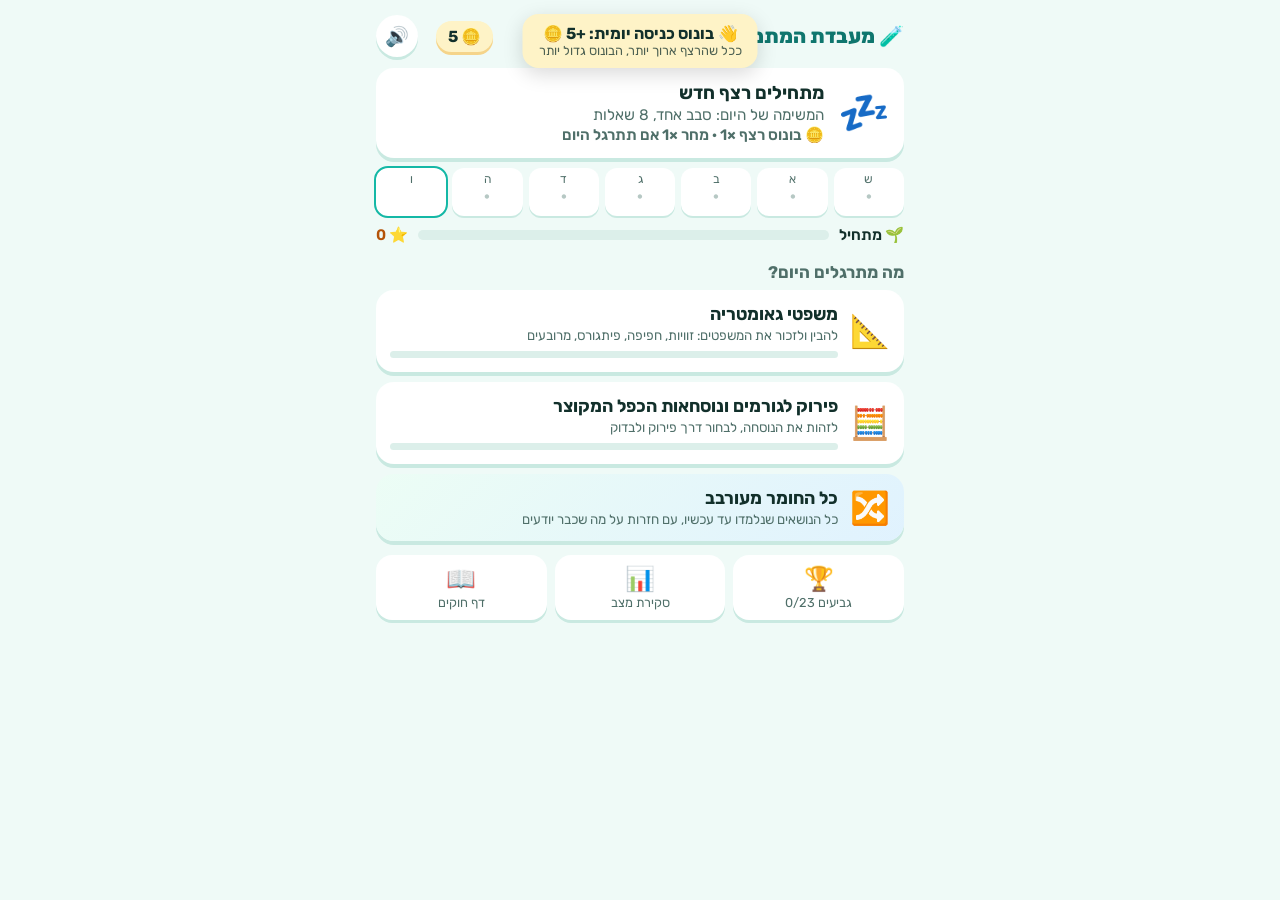
<file: math/index.html>
<!doctype html>
<html lang="he" dir="rtl">
<head>
<meta charset="utf-8">
<meta name="viewport" content="width=device-width, initial-scale=1, viewport-fit=cover">
<title>מעבדת המתמטיקה</title>
<link rel="manifest" href="manifest.webmanifest">
<link rel="apple-touch-icon" href="icon-192.png">
<link rel="icon" href="icon-192.png">
<meta name="theme-color" content="#0f766e">
<link rel="preconnect" href="https://fonts.googleapis.com">
<link rel="stylesheet" href="https://fonts.googleapis.com/css2?family=Rubik:wght@400;600;800&display=swap">
<link rel="stylesheet" href="style.css">
</head>
<body>
<main id="app"></main>
<script src="lib.js"></script>
<script src="topics/geometry.js"></script>
<script src="topics/algebra.js"></script>
<script src="topics/chains.js"></script>
<script src="topics/homework.js"></script>
<script src="app.js"></script>
</body>
</html>
</file>
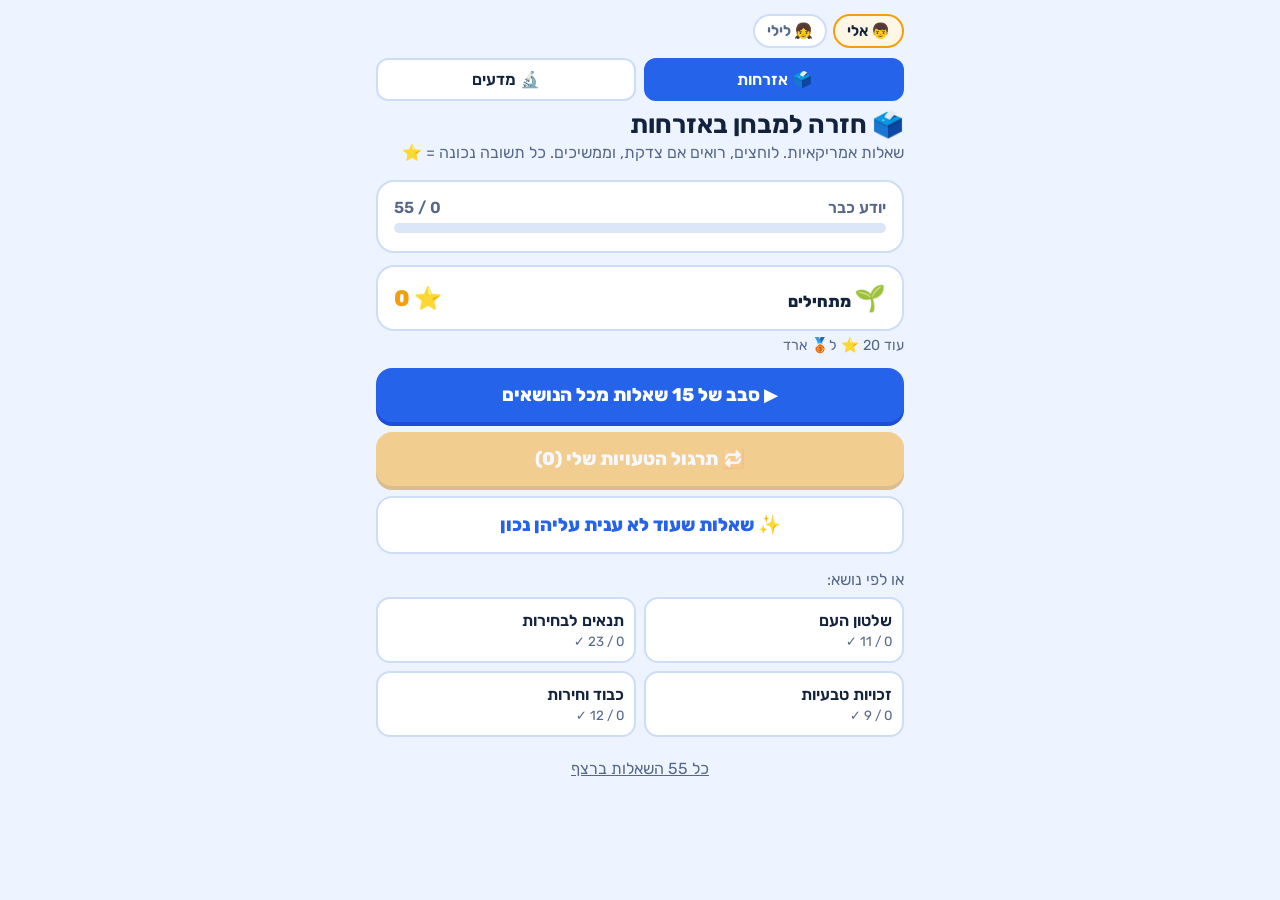
<file: science/index.html>
<!doctype html>
<html lang="he" dir="rtl">
<head>
<meta charset="utf-8">
<meta name="viewport" content="width=device-width, initial-scale=1, viewport-fit=cover">
<title>חזרה למבחן</title>
<link rel="manifest" href="manifest.webmanifest">
<link rel="icon" href="icon-192.png">
<link rel="apple-touch-icon" href="icon-192.png">
<meta name="theme-color" content="#2563eb">
<link rel="preconnect" href="https://fonts.googleapis.com">
<link rel="stylesheet" href="https://fonts.googleapis.com/css2?family=Rubik:wght@400;600;800&display=swap">
<style>
:root { --bg:#eef4ff; --card:#fff; --edge:#cdddf7; --ink:#14233d; --soft:#56688a; --blue:#2563eb; --blue2:#60a5fa; --green:#16a34a; --red:#dc2626; --sun:#f59e0b; color-scheme: light; }
* { box-sizing: border-box; }
html, body { margin:0; background:var(--bg); color:var(--ink); font-family:Rubik, system-ui, sans-serif; -webkit-tap-highlight-color:transparent; }
button { font:inherit; color:inherit; border:0; background:none; cursor:pointer; padding:0; }
#app { max-width:560px; margin:0 auto; min-height:100vh; padding:max(14px, env(safe-area-inset-top)) 16px 32px; }
h1 { font-size:1.6rem; margin:8px 0 4px; }
.sub { color:var(--soft); margin:0 0 18px; }
.card { background:var(--card); border:2px solid var(--edge); border-radius:18px; padding:16px; margin-bottom:12px; }
.big { display:block; width:100%; padding:16px; border-radius:16px; font-weight:800; font-size:1.15rem; background:var(--blue); color:#fff; box-shadow:0 4px 0 #1d4ed8; margin-bottom:10px; }
.big:active { transform:translateY(2px); box-shadow:0 2px 0 #1d4ed8; }
.big.alt { background:var(--sun); box-shadow:0 4px 0 #c27c06; }
.big.ghost { background:#fff; color:var(--blue); border:2px solid var(--edge); box-shadow:none; }
.big[disabled] { opacity:.45; cursor:default; }
.topics { display:grid; grid-template-columns:1fr 1fr; gap:8px; }
.topic { background:#fff; border:2px solid var(--edge); border-radius:14px; padding:12px 10px; text-align:right; font-weight:600; }
.topic small { display:block; color:var(--soft); font-weight:400; margin-top:4px; }
.bar { height:10px; background:#dbe6f8; border-radius:99px; overflow:hidden; margin:6px 0 2px; }
.bar i { display:block; height:100%; background:linear-gradient(90deg, var(--blue2), var(--blue)); border-radius:99px; transition:width .3s; }
.top { display:flex; justify-content:space-between; align-items:center; gap:10px; color:var(--soft); font-weight:600; }
.x { font-size:1.4rem; padding:4px 8px; }
.tag { display:inline-block; background:#dbe6f8; color:var(--blue); border-radius:99px; padding:3px 10px; font-size:.85rem; font-weight:600; margin:12px 0 8px; }
.q { font-size:1.3rem; font-weight:800; line-height:1.45; margin:0 0 14px; }
.opt { display:block; width:100%; text-align:right; background:#fff; border:2px solid var(--edge); border-radius:14px; padding:14px; margin-bottom:9px; font-size:1.05rem; line-height:1.4; }
.opt.ok { border-color:var(--green); background:#e8f8ee; }
.opt.bad { border-color:var(--red); background:#fdecec; }
.opt.dim { opacity:.55; }
.fb { border-radius:14px; padding:14px; margin:6px 0 12px; line-height:1.5; }
.fb.ok { background:#e8f8ee; border:2px solid #a7e3bd; }
.fb.bad { background:#fff4e5; border:2px solid #fbd38d; }
.fb b { display:block; font-size:1.1rem; margin-bottom:4px; }
.score { text-align:center; font-size:3rem; font-weight:800; margin:10px 0 0; }
.center { text-align:center; }
.streak { color:var(--sun); font-weight:800; }
.pop { animation:pop .35s ease; }
@keyframes pop { 0%{transform:scale(.96)} 60%{transform:scale(1.03)} 100%{transform:scale(1)} }
.tabs { display:flex; gap:8px; margin-bottom:6px; }
.tab { flex:1; padding:10px; border-radius:12px; border:2px solid var(--edge); background:#fff; font-weight:600; }
.tab.on { background:var(--blue); color:#fff; border-color:var(--blue); }
.list li { margin-bottom:8px; line-height:1.4; }
.kids { display:flex; gap:6px; justify-content:flex-start; margin-bottom:10px; }
.kid { padding:6px 12px; border-radius:99px; border:2px solid var(--edge); background:#fff; font-weight:600; font-size:.95rem; color:var(--soft); }
.kid.on { border-color:var(--sun); background:#fff7e6; color:var(--ink); }
.stars { display:flex; justify-content:space-between; align-items:center; font-weight:800; }
.stars .n { font-size:1.4rem; color:var(--sun); }
.medal { font-size:1.6rem; }
.step { position:relative; }
.step .num { display:inline-grid; place-items:center; width:28px; height:28px; border-radius:50%; background:var(--green); color:#fff; font-weight:800; margin-left:8px; }
.opt.placed { border-color:var(--green); background:#e8f8ee; cursor:default; }
.opt.shake { animation:shake .35s; border-color:var(--red); }
@keyframes shake { 0%,100%{transform:translateX(0)} 25%{transform:translateX(-6px)} 75%{transform:translateX(6px)} }
.burst { position:fixed; inset:0; pointer-events:none; overflow:hidden; z-index:5; }
.burst span { position:absolute; top:-40px; font-size:1.8rem; animation:fall 1.6s ease-in forwards; }
@keyframes fall { to { transform:translateY(110vh) rotate(360deg); opacity:.2; } }
</style>
</head>
<body>
<main id="app"></main>
<script src="civics.js"></script>
<script src="questions.js"></script>
<script src="energy.js"></script>
<script>
(function () {
  const app = document.getElementById('app');
  const SUBJ = window.SUBJECTS;
  const KIDS = { eli: { name: 'אלי', emoji: '👦', fem: false }, lily: { name: 'לילי', emoji: '👧', fem: true } };
  const kidOf = (k) => SUBJ[k].kid || 'eli';
  let kid = 'eli';
  try { kid = localStorage.getItem('quiz-kid') || 'eli'; } catch (e) {}
  const urlKid = new URLSearchParams(location.search).get('kid');
  if (KIDS[urlKid]) kid = urlKid;
  if (!KIDS[kid]) kid = 'eli';
  // Wording that changes with the kid: [boy, girl].
  const g = (m, f) => (KIDS[kid].fem ? f : m);
  let ROUND = 15;
  let cur, KEY, Q, TOPICS, S;
  function setKid(k) {
    kid = k;
    try { localStorage.setItem('quiz-kid', kid); } catch (e) {}
    let pick = null;
    try { pick = localStorage.getItem('quiz-subject-' + kid); } catch (e) {}
    if (!SUBJ[pick] || kidOf(pick) !== kid) pick = Object.keys(SUBJ).find((k2) => kidOf(k2) === kid);
    load(pick);
  }
  function load(name) {
    cur = SUBJ[name] ? name : 'civics';
    const sub = SUBJ[cur];
    ROUND = sub.round || 15;
    KEY = sub.key + '-quiz-v1';
    TOPICS = sub.topics;
    Q = sub.questions.map((q, i) => ({ id: i, topic: q[0], text: q[1], right: q[2], wrong: q[3], why: q[4], order: Array.isArray(q[2]) }));
    S = { last: {}, stars: 0 }; // id -> true (last answer right) / false (last answer wrong)
    try { S = Object.assign(S, JSON.parse(localStorage.getItem(KEY) || '{}')); } catch (e) {}
    try { localStorage.setItem('quiz-subject-' + kidOf(cur), cur); } catch (e) {}
    document.title = 'חזרה למבחן ב' + sub.title;
  }
  // Eli's old saved subject (before kids were added) still counts as his.
  try { if (!localStorage.getItem('quiz-subject-eli') && localStorage.getItem('quiz-subject')) localStorage.setItem('quiz-subject-eli', localStorage.getItem('quiz-subject')); } catch (e) {}
  setKid(kid);
  const save = () => { try { localStorage.setItem(KEY, JSON.stringify(S)); } catch (e) {} };
  const shuffle = (a) => { a = a.slice(); for (let i = a.length - 1; i > 0; i--) { const j = Math.floor(Math.random() * (i + 1)); [a[i], a[j]] = [a[j], a[i]]; } return a; };
  const esc = (s) => String(s).replace(/[&<>"]/g, (c) => ({ '&': '&amp;', '<': '&lt;', '>': '&gt;', '"': '&quot;' }[c]));
  const mastered = (list) => list.filter((q) => S.last[q.id] === true).length;
  const mistakes = () => Q.filter((q) => S.last[q.id] === false);
  const PRAISE = () => ['מעולה!', 'נכון!', 'יפה מאוד!', 'בול!', g('אלוף!', 'אלופה!'), g('צודק!', 'צודקת!')];
  const MEDALS = [[0, '🌱', 'מתחילים'], [20, '🥉', 'ארד'], [50, '🥈', 'כסף'], [100, '🥇', 'זהב'], [180, '🏆', 'גביע'], [300, '👑', 'כתר']];
  const medal = (n) => MEDALS.filter((m) => n >= m[0]).pop();
  const nextMedal = (n) => MEDALS.find((m) => m[0] > n);

  let run = null; // { title, items, i, right, wrongs, streak, answered }

  function home() {
    const m = mastered(Q), miss = mistakes().length;
    let h = '<div class="kids">' + Object.keys(KIDS).map((k) => '<button class="kid' + (k === kid ? ' on' : '') + '" data-kid="' + k + '">' + KIDS[k].emoji + ' ' + KIDS[k].name + '</button>').join('') + '</div>';
    const mine = Object.keys(SUBJ).filter((k) => kidOf(k) === kid);
    if (mine.length > 1) h += '<div class="tabs">' + mine.map((k) => '<button class="tab' + (k === cur ? ' on' : '') + '" data-subj="' + k + '">' + SUBJ[k].emoji + ' ' + SUBJ[k].title + '</button>').join('') + '</div>';
    h += '<h1>' + SUBJ[cur].emoji + ' חזרה למבחן ב' + SUBJ[cur].title + '</h1><p class="sub">שאלות אמריקאיות. לוחצים, רואים אם ' + g('צדקת', 'צדקת') + ', וממשיכים. כל תשובה נכונה = ⭐</p>';
    h += '<div class="card"><div class="top"><span>' + g('יודע כבר', 'יודעת כבר') + '</span><span>' + m + ' / ' + Q.length + '</span></div><div class="bar"><i style="width:' + (100 * m / Q.length) + '%"></i></div></div>';
    const st = S.stars || 0, md = medal(st), nx = nextMedal(st);
    h += '<div class="card stars"><span><span class="medal">' + md[1] + '</span> ' + md[2] + '</span><span class="n">⭐ ' + st + '</span></div>';
    if (nx) h += '<p class="sub" style="margin:-6px 0 14px;font-size:.9rem">עוד ' + (nx[0] - st) + ' ⭐ ל' + nx[1] + ' ' + nx[2] + '</p>';
    h += '<button class="big" data-go="mix">▶ סבב של ' + ROUND + ' שאלות מכל הנושאים</button>';
    h += '<button class="big alt" data-go="miss"' + (miss ? '' : ' disabled') + '>🔁 תרגול הטעויות שלי (' + miss + ')</button>';
    if (Q.some((q) => q.order)) h += '<button class="big alt" data-go="order" style="background:var(--green);box-shadow:0 4px 0 #15803d">🔢 תרגול סידור השלבים</button>';
    h += '<button class="big ghost" data-go="new">✨ שאלות שעוד לא ענית עליהן נכון</button>';
    h += '<p class="sub" style="margin:16px 0 8px">או לפי נושא:</p><div class="topics">';
    for (const t in TOPICS) {
      const list = Q.filter((q) => q.topic === t);
      const done = mastered(list) === list.length;
      h += '<button class="topic" data-topic="' + t + '">' + (done ? '🏅 ' : '') + TOPICS[t] + '<small>' + mastered(list) + ' / ' + list.length + ' ✓</small></button>';
    }
    h += '</div><p class="center" style="margin-top:22px"><button class="sub" data-go="all" style="text-decoration:underline">כל ' + Q.length + ' השאלות ברצף</button></p>';
    app.innerHTML = h;
    app.querySelectorAll('[data-go]').forEach((b) => b.onclick = () => {
      const g = b.dataset.go;
      if (g === 'mix') start('סבב מעורב', pickMix());
      if (g === 'miss') start('תרגול טעויות', shuffle(mistakes()));
      if (g === 'order') start('סידור השלבים', shuffle(Q.filter((q) => q.order)));
      if (g === 'all') start('כל השאלות', shuffle(Q));
      if (g === 'new') { const fresh = Q.filter((q) => S.last[q.id] !== true); start('שאלות חדשות', shuffle(fresh.length ? fresh : Q).slice(0, ROUND)); }
    });
    app.querySelectorAll('[data-kid]').forEach((b) => b.onclick = () => { setKid(b.dataset.kid); home(); });
    app.querySelectorAll('[data-subj]').forEach((b) => b.onclick = () => { load(b.dataset.subj); home(); });
    app.querySelectorAll('[data-topic]').forEach((b) => b.onclick = () => start(TOPICS[b.dataset.topic], shuffle(Q.filter((q) => q.topic === b.dataset.topic))));
  }

  // A mixed round prefers questions not yet answered right, then fills with the rest.
  function pickMix() {
    const notYet = shuffle(Q.filter((q) => S.last[q.id] !== true));
    const done = shuffle(Q.filter((q) => S.last[q.id] === true));
    let r = notYet.concat(done).slice(0, ROUND);
    // Every mixed round has at least one "put the steps in order" question.
    const ord = Q.filter((q) => q.order);
    if (ord.length && !r.some((q) => q.order)) r[r.length - 1] = shuffle(ord)[0];
    return shuffle(r);
  }

  function start(title, items) {
    if (!items.length) return home();
    run = { title, items, i: 0, right: 0, wrongs: [], streak: 0 };
    ask();
  }

  function ask() {
    const q = run.items[run.i];
    if (q.order) return askOrder(q);
    const opts = shuffle([q.right].concat(q.wrong));
    let h = header(q);
    opts.forEach((o, k) => { h += '<button class="opt" data-k="' + k + '">' + esc(o) + '</button>'; });
    h += '<div id="after"></div>';
    app.innerHTML = h;
    window.scrollTo(0, 0);
    app.querySelector('[data-home]').onclick = home;
    const btns = app.querySelectorAll('.opt');
    btns.forEach((b) => b.onclick = () => {
      if (run.answered) return;
      run.answered = true;
      const ok = opts[+b.dataset.k] === q.right;
      btns.forEach((x) => {
        const isRight = opts[+x.dataset.k] === q.right;
        x.classList.add(isRight ? 'ok' : (x === b ? 'bad' : 'dim'));
      });
      after(q, ok, esc(q.right));
    });
  }

  function header(q) {
    let h = '<div class="top"><button class="x" data-home aria-label="יציאה">✕</button><span>' + (run.i + 1) + ' / ' + run.items.length + '</span>' +
      '<span class="streak">' + (run.streak >= 2 ? '🔥 ' + run.streak : '') + '</span></div>';
    h += '<div class="bar"><i style="width:' + (100 * run.i / run.items.length) + '%"></i></div>';
    return h + '<span class="tag">' + TOPICS[q.topic] + '</span><p class="q">' + esc(q.text) + '</p>';
  }

  // Ordering question: tap the steps in the right order. A wrong tap shakes; any wrong tap counts as a mistake.
  function askOrder(q) {
    const steps = q.right, opts = shuffle(steps.map((s, k) => k));
    let h = header(q) + '<p class="sub" style="margin-top:-6px">' + g('לחץ', 'לחצי') + ' על השלבים לפי הסדר, מהראשון לאחרון.</p>';
    opts.forEach((k) => { h += '<button class="opt step" data-k="' + k + '">' + esc(steps[k]) + '</button>'; });
    h += '<div id="after"></div>';
    app.innerHTML = h;
    window.scrollTo(0, 0);
    app.querySelector('[data-home]').onclick = home;
    let nextIdx = 0, slips = 0;
    app.querySelectorAll('.opt').forEach((b) => b.onclick = () => {
      if (run.answered || b.classList.contains('placed')) return;
      if (+b.dataset.k === nextIdx) {
        b.classList.remove('shake'); b.classList.add('placed');
        b.innerHTML = '<span class="num">' + (nextIdx + 1) + '</span>' + esc(steps[nextIdx]);
        nextIdx++;
        if (nextIdx === steps.length) {
          run.answered = true;
          after(q, slips === 0, '<br>' + steps.map((s, i) => (i + 1) + '. ' + esc(s)).join('<br>'), slips);
        }
      } else {
        slips++;
        b.classList.remove('shake'); void b.offsetWidth; b.classList.add('shake');
      }
    });
  }

  function after(q, ok, rightHtml, slips) {
      S.last[q.id] = ok;
      if (ok) S.stars = (S.stars || 0) + 1;
      save();
      if (ok) { run.right++; run.streak++; } else { run.wrongs.push(q); run.streak = 0; }
      if (ok && run.streak > 0 && run.streak % 5 === 0) burst(['🔥', '⭐']);
      const praise = PRAISE();
      const head = ok ? '✅ ' + praise[Math.floor(Math.random() * praise.length)] + ' +⭐'
        : (slips ? '💡 ' + 'סידרת' + ' בסוף, אבל עם ' + slips + (slips === 1 ? ' טעות' : ' טעויות') + '. נתרגל את זה שוב. הסדר הנכון:' + rightHtml
                 : '💡 לא נורא, התשובה הנכונה: ' + rightHtml);
      const last = run.i === run.items.length - 1;
      document.getElementById('after').innerHTML = '<div class="fb pop ' + (ok ? 'ok' : 'bad') + '"><b>' + head + '</b>' + esc(q.why) + '</div>' +
        '<button class="big" id="next">' + (last ? 'לתוצאות 🏁' : 'הבא ←') + '</button>';
      const next = document.getElementById('next');
      next.onclick = () => { run.answered = false; run.i++; run.i < run.items.length ? ask() : end(); };
      next.scrollIntoView({ behavior: 'smooth', block: 'end' });
  }

  function burst(chars) {
    const d = document.createElement('div'); d.className = 'burst';
    for (let i = 0; i < 18; i++) {
      const s = document.createElement('span');
      s.textContent = chars[i % chars.length];
      s.style.left = Math.random() * 100 + '%';
      s.style.animationDelay = Math.random() * 0.5 + 's';
      d.appendChild(s);
    }
    document.body.appendChild(d);
    setTimeout(() => d.remove(), 2400);
  }

  function end() {
    const n = run.items.length, pct = Math.round(100 * run.right / n);
    const emoji = pct === 100 ? '🏆' : pct >= 80 ? '🌟' : pct >= 60 ? '👍' : '💪';
    const msg = pct === 100 ? 'מושלם! אין טעויות בכלל.' : pct >= 80 ? g('מצוין! אתה מוכן.', 'מצוין! את מוכנה.') : pct >= 60 ? 'יפה! עוד סבב קטן על הטעויות.' : g('כל טעות עכשיו היא נקודה שלא תאבד מחר. בוא נתרגל אותן.', 'כל טעות עכשיו היא נקודה שלא תאבדי מחר. בואי נתרגל אותן.');
    let h = '<div class="card center pop"><div style="font-size:3rem">' + emoji + '</div><p class="score">' + run.right + ' / ' + n + '</p><p class="sub">' + msg + '</p><p class="streak">+' + run.right + ' ⭐ &nbsp; (סך הכול ' + (S.stars || 0) + ')</p></div>';
    if (run.wrongs.length) {
      h += '<button class="big alt" id="retry">🔁 שוב רק על הטעויות (' + run.wrongs.length + ')</button>';
      h += '<div class="card"><b>מה כדאי לזכור:</b><ul class="list">' + run.wrongs.map((q) => '<li>' + esc(q.text) + '<br><b style="color:var(--green)">' + (q.order ? q.right.map(esc).join(' ← ') : esc(q.right)) + '</b></li>').join('') + '</ul></div>';
    }
    h += '<button class="big" id="again">▶ סבב חדש</button><button class="big ghost" data-home>לתפריט</button>';
    app.innerHTML = h;
    window.scrollTo(0, 0);
    if (pct >= 80) burst(pct === 100 ? ['🏆', '⭐', '🎉'] : ['⭐', '🎉']);
    const wr = run.wrongs.slice();
    const r = document.getElementById('retry'); if (r) r.onclick = () => start('תרגול טעויות', shuffle(wr));
    document.getElementById('again').onclick = () => start('סבב מעורב', pickMix());
    app.querySelector('[data-home]').onclick = home;
  }

  home();
})();
</script>
</body>
</html>
</file>
<file: styles.css>
:root {
  --bg: #f4f1ff;
  --card: #ffffff;
  --ink: #1f1a3a;
  --muted: #6e6890;
  --primary: #5b4cdb;
  --primary-ink: #ffffff;
  --good: #22a861;
  --good-bg: #e3f7ec;
  --bad: #e0703a;
  --bad-bg: #fff0e6;
  --line: #e4defa;
  --gold: #f0a500;
  --gold-bg: #fff4d6;
  --gold-ink: #7a5200;
  --hard: #d6336c;
  --hard-bg: #ffe3ec;
  --sky-top: #cfe8ff;
  --sky-bottom: #f2f7ff;
  --street: #9aa0b8;
  --radius: 20px;
  --shadow: 0 6px 0 rgba(60, 40, 160, 0.12);
}
body.theme-clean {
  --bg: #f3f5f8;
  --ink: #111827;
  --muted: #6b7280;
  --primary: #111827;
  --line: #e5e7eb;
  --radius: 14px;
  --shadow: 0 1px 3px rgba(0, 0, 0, 0.08);
}
@media (prefers-color-scheme: dark) {
  :root:not([data-theme="light"]), :root:not([data-theme="light"]) body.theme-clean {
    color-scheme: dark;
    --bg: #15131f;
    --card: #221f33;
    --ink: #f2efff;
    --muted: #a59fc4;
    --line: #34304a;
    --good-bg: #133524;
    --bad-bg: #3a2416;
    --shadow: 0 4px 0 rgba(0, 0, 0, 0.35);
    --gold-bg: #3d3010;
    --gold-ink: #ffd27a;
    --hard-bg: #42162a;
    --hard: #ff6b9a;
    --sky-top: #1d2147;
    --sky-bottom: #2c2a55;
    --street: #4a4766;
  }
  :root:not([data-theme="light"]) body.theme-fun { --primary: #7b6dff; }
  :root:not([data-theme="light"]) body.theme-clean { --primary: #f2efff; --primary-ink: #15131f; }
}

* { box-sizing: border-box; }
html, body { margin: 0; height: 100%; }
body {
  font-family: 'Rubik', system-ui, -apple-system, 'Segoe UI', Arial, sans-serif;
  background: var(--bg);
  color: var(--ink);
  -webkit-tap-highlight-color: transparent;
  font-size: 17px;
}
button { font: inherit; color: inherit; cursor: pointer; }
.screen {
  max-width: 520px;
  margin: 0 auto;
  min-height: 100dvh;
  padding: calc(16px + env(safe-area-inset-top)) 16px calc(24px + env(safe-area-inset-bottom));
  display: flex;
  flex-direction: column;
  gap: 14px;
}
.screen.center { align-items: center; text-align: center; justify-content: center; }
h1 { font-size: 30px; margin: 4px 0; font-weight: 800; }
h2 { font-size: 22px; margin: 4px 0; }
h3 { font-size: 17px; margin: 0 0 8px; }
.muted { color: var(--muted); }
.small { font-size: 14px; }
.center-text { text-align: center; }
.grow { flex: 1; text-align: center; }
.logo { font-size: 72px; }

.card {
  background: var(--card);
  border-radius: var(--radius);
  padding: 16px;
  box-shadow: var(--shadow);
  border: 1px solid var(--line);
}
.btn {
  border: 0;
  border-radius: 16px;
  padding: 14px 18px;
  font-weight: 700;
  background: var(--card);
  border: 2px solid var(--line);
}
.btn.primary { background: var(--primary); color: var(--primary-ink); border-color: transparent; box-shadow: 0 4px 0 rgba(0, 0, 0, 0.18); }
.btn.primary:active { transform: translateY(3px); box-shadow: 0 1px 0 rgba(0, 0, 0, 0.18); }
.btn.big { width: 100%; font-size: 20px; padding: 16px; }
.btn.ghost { background: transparent; }
.link { background: none; border: 0; color: var(--muted); text-decoration: underline; padding: 8px; }
.link.danger { color: var(--bad); }

/* Profiles */
.profile-list { display: flex; flex-direction: column; gap: 10px; width: 100%; margin: 12px 0; }
.profile-btn {
  display: flex; align-items: center; gap: 12px;
  background: var(--card); border: 2px solid var(--line); border-radius: var(--radius);
  padding: 14px 16px; box-shadow: var(--shadow); font-size: 20px;
}
.profile-btn .avatar { font-size: 36px; }
.profile-btn .pname { flex: 1; text-align: start; font-weight: 700; }
.field { display: flex; flex-direction: column; gap: 8px; font-weight: 600; }
.field input {
  font: inherit; padding: 14px; border-radius: 14px; border: 2px solid var(--line);
  background: var(--card); color: var(--ink);
}
.avatar-grid { display: grid; grid-template-columns: repeat(6, 1fr); gap: 8px; }
.av { font-size: 30px; padding: 8px 0; border-radius: 14px; border: 2px solid var(--line); background: var(--card); }
.av.sel, .seg button.sel { border-color: var(--primary); background: color-mix(in srgb, var(--primary) 14%, var(--card)); }
.seg { display: flex; flex-wrap: wrap; gap: 8px; }
.seg button { flex: 1 1 40%; padding: 12px 8px; border-radius: 14px; border: 2px solid var(--line); background: var(--card); font-weight: 600; }

/* Home */
.topbar { display: flex; gap: 8px; align-items: center; flex-wrap: wrap; }
.chip {
  background: var(--card); border: 1px solid var(--line); border-radius: 999px;
  padding: 8px 12px; font-weight: 700; font-size: 16px;
}
.chip.streak { filter: grayscale(1); opacity: 0.7; }
.chip.streak.lit { filter: none; opacity: 1; }
.hero { text-align: center; display: flex; flex-direction: column; gap: 8px; align-items: center; padding: 22px 16px; }
.hero .btn { margin-top: 6px; }
.big-emoji { font-size: 56px; }
.row-between { display: flex; justify-content: space-between; align-items: center; gap: 8px; }
.island-mini { cursor: pointer; }
.island-strip { font-size: 28px; letter-spacing: 4px; min-height: 40px; display: flex; flex-wrap: wrap; gap: 2px; }
.goal { margin-top: 10px; }
.goal-label { font-size: 14px; color: var(--muted); margin-bottom: 6px; }
.bar, .progress { height: 12px; background: var(--line); border-radius: 999px; overflow: hidden; }
.bar i, .progress i { display: block; height: 100%; background: var(--good); border-radius: 999px; transition: width 0.3s; }
.sibs { display: flex; flex-direction: column; gap: 4px; margin-top: 10px; font-size: 15px; }
.sib { color: var(--muted); }
.sib.done { color: var(--good); font-weight: 600; }
.stats-row, .summary { display: flex; justify-content: space-around; text-align: center; gap: 8px; }
.stats-row div, .summary div { display: flex; flex-direction: column; gap: 2px; }
.stats-row b, .summary b { font-size: 24px; }
.stats-row span, .summary span { font-size: 13px; color: var(--muted); }
.foot { display: flex; justify-content: space-between; margin-top: auto; }

/* Learn & quiz */
.qbar { display: flex; align-items: center; gap: 12px; }
.qbar .progress { flex: 1; }
.x { background: none; border: 0; font-size: 22px; color: var(--muted); padding: 4px 8px; }
.combo { font-weight: 800; color: var(--bad); }
.tag { margin: 6px 0 0; color: var(--muted); font-weight: 600; }
.wordcard { text-align: center; padding: 28px 16px; position: relative; display: flex; flex-direction: column; gap: 10px; }
.en { font-size: 40px; font-weight: 800; letter-spacing: 0.5px; }
.he { font-size: 26px; font-weight: 600; color: var(--primary); }
body.theme-clean .he { color: var(--ink); }
.he.big { font-size: 32px; }
.example { font-size: 19px; color: var(--muted); line-height: 1.5; }
.example b { color: var(--ink); }
.speak { position: absolute; top: 10px; left: 10px; font-size: 24px; background: none; border: 0; }
.prompt { text-align: center; padding: 26px 16px; position: relative; }
.sentence { font-size: 22px; line-height: 1.6; font-weight: 500; }
.blank { display: inline-block; min-width: 70px; border-bottom: 3px solid var(--primary); color: transparent; }
.opts { display: grid; grid-template-columns: 1fr; gap: 10px; }
.opt {
  background: var(--card); border: 2px solid var(--line); border-radius: 16px;
  padding: 16px; font-size: 20px; font-weight: 600; box-shadow: 0 3px 0 var(--line);
}
.opt.ltr { font-size: 21px; }
.opt:disabled { opacity: 0.55; }
.opt.right { background: var(--good-bg); border-color: var(--good); opacity: 1; }
.opt.wrong { background: var(--bad-bg); border-color: var(--bad); opacity: 1; }
#feedback { display: flex; flex-direction: column; gap: 10px; }
.fb { border-radius: 16px; padding: 12px 16px; font-weight: 700; font-size: 18px; }
.fb.good { background: var(--good-bg); color: var(--good); }
.fb.soft { background: var(--bad-bg); color: var(--bad); }
.fb .small { font-weight: 500; margin-top: 4px; color: var(--ink); }

/* Finish */
.summary { width: 100%; }
.note { background: var(--card); border-radius: 14px; padding: 10px 14px; border: 1px solid var(--line); }
.chest { width: 100%; cursor: pointer; }
.chest-box { font-size: 64px; animation: wiggle 1.2s infinite; }
.chest.open .chest-box { animation: none; }
.milestone { font-size: 26px; font-weight: 800; background: #ffd93d; color: #3a2a00; padding: 10px 18px; border-radius: 16px; }

/* Island */
.island {
  padding: 28px 18px; border-radius: 28px;
  background: linear-gradient(180deg, #7fd3e6, #49b5d6);
}
.sand {
  min-height: 260px; border-radius: 50% / 40%;
  background: radial-gradient(ellipse at 50% 40%, #fbecc0 0%, #f0d48a 70%, #e2c070 100%);
  box-shadow: 0 0 0 10px rgba(255, 255, 255, 0.35);
  display: flex; flex-wrap: wrap; justify-content: center; align-content: center;
  gap: 4px; padding: 36px 30px;
}
.tile { width: 44px; height: 44px; display: grid; place-items: center; font-size: 30px; border-radius: 12px; }
.empty-note { font-size: 14px; color: var(--muted); letter-spacing: 0; }
.tile.rare { background: rgba(255, 217, 61, 0.6); }
.tile.special { background: rgba(185, 131, 255, 0.55); }
.kv { display: flex; justify-content: space-between; padding: 6px 0; border-bottom: 1px solid var(--line); }
.hard { margin-top: 10px; font-size: 15px; }
.settings { display: flex; flex-direction: column; gap: 10px; margin-top: 12px; }
.settings label { display: flex; justify-content: space-between; align-items: center; gap: 8px; }
.settings select { font: inherit; padding: 6px; border-radius: 10px; border: 1px solid var(--line); background: var(--card); color: var(--ink); }
.settings .check { justify-content: flex-start; }

/* Pills, coins, bars */
.pill { display: inline-block; font-size: 12px; font-weight: 700; padding: 3px 9px; border-radius: 999px; background: var(--line); color: var(--ink); }
.pill.hard { background: var(--hard-bg); color: var(--hard); }
.pill.wait { background: var(--gold-bg); color: var(--gold-ink); }
.pill.done { background: var(--good-bg); color: var(--good); }
.coins { font-weight: 800; font-variant-numeric: tabular-nums; }
.bar.gold i { background: var(--gold); }
.bar.team i { background: var(--primary); }
.small-bar { height: 8px; width: 100%; display: block; }
.good-note { color: var(--good); font-weight: 700; margin: 8px 0 0; }
.big-note { font-size: 20px; font-weight: 800; }
.guess { font-size: 16px; margin: 8px 0 4px; }
.wordcard.complex { border: 2px solid var(--hard); }

/* Prize goal on home */
.prize-goal { cursor: pointer; display: flex; flex-direction: column; gap: 8px; }
.prize-goal h3 { margin: 0; }
.prize-line { display: flex; align-items: center; gap: 10px; font-weight: 700; font-size: 18px; }
.pe { font-size: 34px; }

/* City */
.city-mini { cursor: pointer; }
.city-strip { font-size: 30px; display: flex; flex-wrap: wrap; gap: 4px; min-height: 40px; align-items: center; }
.skyline {
  display: flex; justify-content: center; align-items: flex-end; flex-wrap: wrap; gap: 4px;
  padding: 26px 12px 14px; border-radius: var(--radius);
  background: linear-gradient(180deg, var(--sky-top), var(--sky-bottom));
  border-bottom: 10px solid var(--street);
}
.bld { font-size: 30px; line-height: 1; transition: font-size 0.3s; }
.bld.l0 { opacity: 0.35; font-size: 26px; }
.bld.l1 { font-size: 32px; } .bld.l2 { font-size: 38px; } .bld.l3 { font-size: 44px; } .bld.l4 { font-size: 50px; } .bld.l5 { font-size: 56px; }
.buildings { display: grid; grid-template-columns: repeat(2, minmax(0, 1fr)); gap: 10px; }
.bcard { display: flex; flex-direction: column; align-items: center; gap: 4px; text-align: center; padding: 12px; }
.bcard.current, .pcard.current { border: 2px solid var(--primary); }
.bcard:disabled { opacity: 1; cursor: default; }
.bemoji { font-size: 36px; }
.bname { font-weight: 700; }
.stars { color: var(--gold); letter-spacing: 2px; }

/* Prize shop */
.prizes { display: flex; flex-direction: column; gap: 10px; }
.pcard { display: grid; grid-template-columns: auto 1fr auto; gap: 6px 10px; align-items: center; }
.pcard .pe { grid-row: span 2; }
.pname2 { font-weight: 700; min-width: 0; }
.pcard .small-bar { grid-column: 2 / 4; }
.pactions { grid-column: 1 / -1; display: flex; gap: 8px; }
.pactions .btn { flex: 1; }
.btn.sm { padding: 9px 12px; font-size: 15px; border-radius: 12px; }
.btn:disabled { opacity: 0.45; cursor: default; box-shadow: none; }

/* Parents */
.attention { border: 2px solid var(--gold); }
.req { display: flex; flex-direction: column; gap: 8px; padding: 8px 0; border-bottom: 1px solid var(--line); }
.prize-edit { display: grid; grid-template-columns: 52px 1fr 84px auto; gap: 6px; align-items: center; }
.prize-edit input { font: inherit; min-width: 0; padding: 8px; border-radius: 10px; border: 1px solid var(--line); background: var(--card); color: var(--ink); }
.emoji-in { text-align: center; }

/* Word families & spelling */
.morph { font-size: 15px; color: var(--muted); line-height: 1.5; }
.fb .morph { color: var(--ink); font-weight: 500; margin-top: 4px; }
.hint { font-size: 28px; letter-spacing: 4px; font-weight: 700; margin-top: 10px; color: var(--primary); }
body.theme-clean .hint { color: var(--ink); }
.spell-in { font: inherit; font-size: 26px; text-align: center; padding: 14px; border-radius: 16px; border: 2px solid var(--line); background: var(--card); color: var(--ink); width: 100%; }
.spell-in:focus { outline: 3px solid var(--primary); outline-offset: 1px; }

/* Art */
.ava { display: inline-block; width: 1.6em; height: 1.6em; vertical-align: middle; }
.ava svg, .av svg, .bld svg, .bart svg, .mini-b svg, .lv-art svg { width: 100%; height: 100%; display: block; }
.profile-btn .avatar .ava { width: 52px; height: 52px; }
.chip .ava { width: 26px; height: 26px; margin-inline-end: 4px; }
.av { display: flex; flex-direction: column; align-items: center; gap: 4px; padding: 8px 4px; font-size: 11px; font-weight: 600; }
.av svg { width: 52px; height: 52px; }
.avatar-grid { grid-template-columns: repeat(4, 1fr); }
.skyline { gap: 0; padding: 18px 8px 0; display: grid; grid-template-columns: repeat(4, 1fr); align-items: end; }
.bld { width: 100%; aspect-ratio: 1; opacity: 1; font-size: 0; }
.bld.l0 { opacity: 0.8; }
.bart { width: 84px; height: 84px; }
.mini-b { width: 46px; height: 46px; display: inline-block; }
.levelup { display: flex; align-items: center; gap: 10px; }
.lv-art { width: 64px; height: 64px; flex: none; }
.done-badge { width: 96px; height: 96px; border-radius: 50%; background: var(--good); color: #fff; font-size: 56px; font-weight: 800; display: grid; place-items: center; }
.done-card { width: 100%; display: flex; flex-direction: column; gap: 8px; }
.done-card h3 { margin: 0; }
.sticky-cta { position: sticky; bottom: calc(12px + env(safe-area-inset-bottom, 0px)); }
.suggest { display: flex; flex-direction: column; gap: 8px; }
.cost-in { font: inherit; width: 90px; padding: 8px; border-radius: 10px; border: 1px solid var(--line); background: var(--card); color: var(--ink); }
.req .pactions { flex-wrap: wrap; }

/* Dialog */
.modal { position: fixed; inset: 0; background: rgba(20, 16, 40, 0.45); display: grid; place-items: center; padding: 16px; z-index: 20; }
.modal-card { width: 100%; max-width: 360px; display: flex; flex-direction: column; gap: 12px; text-align: center; font-size: 18px; }
.modal-card p { margin: 0; }
.modal-card input { font: inherit; font-size: 22px; text-align: center; padding: 12px; border-radius: 12px; border: 2px solid var(--line); background: var(--bg); color: var(--ink); }
.modal-actions { display: flex; flex-direction: column; gap: 8px; }

/* Motion */
.pop { animation: pop 0.35s ease-out; }
.bounce { animation: pop 0.3s ease-out; }
.shake { animation: shake 0.35s; }
@keyframes pop { 0% { transform: scale(0.85); opacity: 0.4; } 70% { transform: scale(1.05); } 100% { transform: scale(1); opacity: 1; } }
@keyframes shake { 20%, 60% { transform: translateX(-6px); } 40%, 80% { transform: translateX(6px); } }
@keyframes wiggle { 0%, 100% { transform: rotate(0); } 25% { transform: rotate(-8deg); } 75% { transform: rotate(8deg); } }
#confetti { position: fixed; inset: 0; pointer-events: none; overflow: hidden; z-index: 10; }
#confetti i { position: absolute; top: -20px; width: 10px; height: 16px; border-radius: 3px; opacity: 0; }
#confetti.on i { animation: fall 1.8s ease-in forwards; }
@keyframes fall { 0% { opacity: 1; top: -20px; } 100% { opacity: 0.9; top: 105%; } }
@media (prefers-reduced-motion: reduce) {
  .pop, .bounce, .shake, .chest-box, #confetti.on i { animation: none !important; }
}

/* News from the sibling */
.news { border: 2px solid var(--gold); background: var(--gold-bg); }
.news h3 { margin: 0 0 6px; }
.news-line { display: flex; align-items: center; gap: 8px; margin: 6px 0; line-height: 1.4; }
.news-line .ava, .news-line svg { width: 30px; height: 30px; flex: none; }
.row-gap { display: flex; gap: 8px; flex-wrap: wrap; margin-top: 8px; }

/* Items found in chests */
.found { display: flex; align-items: center; gap: 10px; }
.found-e { font-size: 2.6rem; line-height: 1; }
.rooms { display: grid; gap: 10px; margin-bottom: 90px; }
.room { background: linear-gradient(to top, var(--gold-bg) 16px, var(--card) 16px); padding-bottom: 22px; }
.room-items { display: flex; flex-wrap: wrap; gap: 8px; margin-top: 8px; }
.ri { display: flex; flex-direction: column; align-items: center; width: 62px; font-size: 1.9rem; line-height: 1.1; }
.ri small { font-size: 0.65rem; color: var(--muted); text-align: center; margin-top: 2px; }
.ri.missing { opacity: 0.35; filter: grayscale(1); }

/* Tour */
.tour-grid .av { cursor: default; }
.tour-prize { display: flex; align-items: center; gap: 8px; padding: 6px 0; border-bottom: 1px solid var(--line); }
.tour-prize .pe { font-size: 1.6rem; }
.tour-names { display: flex; flex-wrap: wrap; gap: 4px 12px; font-size: 0.8rem; color: var(--muted); margin-top: 6px; }
.tour-items { margin: 6px 0; line-height: 1.6; font-size: 0.9rem; }
.done-card .btn + .btn { margin-top: 8px; }
.tour-prize .grow { text-align: start; }

/* Choosing where today's bricks go */
.pick h3 { margin: 0 0 8px; text-align: center; }
.pick-grid { display: grid; grid-template-columns: repeat(3, 1fr); gap: 8px; }
.pick-b { display: flex; flex-direction: column; align-items: center; gap: 4px; padding: 8px 4px; border-radius: 14px; border: 2px solid var(--line); background: var(--card); color: var(--ink); font: inherit; cursor: pointer; }
.pick-b.cur { border-color: var(--primary); }
.pick-b .mini-b { width: 56px; height: 56px; }
.pick-b .small-bar { width: 80%; }

/* Building showcase */
.showcase { position: fixed; inset: 0; z-index: 20; background: rgba(15, 10, 40, 0.97); backdrop-filter: blur(6px); overflow-y: auto; display: flex; justify-content: center; color: #fff; }
.sc-inner { width: min(440px, 100%); padding: 24px 16px 40px; text-align: center; display: flex; flex-direction: column; align-items: center; gap: 8px; }
.sc-title { margin: 8px 0 0; color: #fde047; }
.sc-building { width: 220px; height: 220px; background: linear-gradient(var(--sky-top, #bfdbfe), var(--sky-bottom, #eff6ff)); border-radius: 24px; padding: 10px; }
.sc-building svg { width: 100%; height: 100%; }
.celebrate .sc-building { animation: zoomIn 1.1s cubic-bezier(.2, 1.4, .4, 1) both; }
.celebrate .sc-title { animation: pop 0.5s 0.9s both; }
.sc-sub { color: #fde68a; margin: 0; }
.sc-in { margin: 10px 0 0; }
.sc-room { position: relative; width: 100%; height: 230px; border-radius: 18px; overflow: hidden; background: linear-gradient(var(--wall) 0 58%, var(--floor) 58%); box-shadow: inset 0 -6px 0 rgba(0,0,0,.15); }
.sc-room .it { position: absolute; line-height: 1; animation: drop 0.5s both; filter: drop-shadow(0 3px 2px rgba(0,0,0,.25)); }
.sc-empty { position: relative; top: 40%; color: #e9d5ff; }
.sc-stars { position: fixed; inset: 0; pointer-events: none; display: grid; place-items: center; }
.sc-stars i { position: absolute; font-style: normal; font-size: 1.6rem; opacity: 0; animation: burst 1.6s ease-out both; }
.band-box { width: 100%; display: flex; flex-direction: column; gap: 8px; align-items: center; }
.band-list { display: flex; flex-wrap: wrap; gap: 6px; justify-content: center; }
.band-list span { padding: 4px 10px; border-radius: 999px; background: rgba(255,255,255,.12); font-size: 0.9rem; }
.band-list .missing { opacity: 0.45; }
.playing .sc-building svg, .playing .band-list .have { animation: bob 0.54s ease-in-out infinite alternate; }
@keyframes zoomIn { 0% { transform: scale(0.2) rotate(-8deg); opacity: 0; } 100% { transform: scale(1) rotate(0); opacity: 1; } }
@keyframes burst { 0% { transform: translate(0, 0) scale(0.3); opacity: 1; } 80% { opacity: 1; } 100% { transform: translate(var(--x), var(--y)) scale(1.3); opacity: 0; } }
@keyframes drop { 0% { transform: translateY(-40px) scale(0.5); opacity: 0; } 100% { transform: none; opacity: 1; } }
@keyframes bob { from { transform: translateY(0); } to { transform: translateY(-5px); } }
@media (prefers-reduced-motion: reduce) { .showcase *, .sc-stars i { animation: none !important; opacity: 1; } .sc-stars { display: none; } }

/* Spelling: letters typed straight into the slots */
.slots { position: relative; display: flex; justify-content: center; flex-wrap: wrap; gap: 6px; margin: 14px 0 6px; cursor: text; }
.slot { width: 30px; height: 42px; border-bottom: 3px solid var(--line); font-size: 26px; font-weight: 700; line-height: 42px; text-align: center; color: var(--primary); }
body.theme-clean .slot { color: var(--ink); }
.slot.fixed { border-bottom-color: transparent; color: var(--muted); }
.slots:focus-within .slot.cur { border-bottom-color: var(--primary); animation: blink 1s steps(2) infinite; }
.slots input { position: absolute; inset: 0; width: 100%; height: 100%; opacity: 0; font-size: 16px; border: 0; color: transparent; background: transparent; caret-color: transparent; }
@keyframes blink { 50% { border-bottom-color: var(--line); } }
.focus-edit { margin-top: 14px; padding-top: 10px; border-top: 1px dashed var(--line); }
.focus-edit h4 { margin: 0 0 6px; }
.focus-edit textarea { width: 100%; box-sizing: border-box; font: inherit; font-size: 15px; padding: 8px; border-radius: 10px; border: 1px solid var(--line); background: var(--card, #fff); color: var(--ink); }
.focus-edit label { display: flex; gap: 8px; align-items: center; margin: 8px 0; }

/* Test-words practice & Hebrew corner */
.side-card h3 { margin: 0; }
.side-card .btn { width: 100%; margin-top: 8px; }
.he-word { font-size: 38px; font-weight: 800; color: var(--ink); }
.heb-card { border-inline-start: 5px solid var(--primary); }
.slot.gap { width: 14px; border-bottom-color: transparent; }
</file>
<file: math/style.css>
/* מעבדת המתמטיקה: one bright mobile look, big tap targets, short screens. */
:root {
  --bg: #effaf7;
  --card: #ffffff;
  --edge: #c9e9e1;
  --ink: #12302b;
  --soft: #4f6f69;
  --teal: #0f766e;
  --teal-2: #14b8a6;
  --sun: #f59e0b;
  --red: #e5484d;
  --green: #22a06b;
  --violet: #7c3aed;
  color-scheme: light;
}
/* colour themes bought with coins */
:root[data-theme="sunset"] { --bg: #fff4ec; --edge: #f7d2bb; --teal: #c2410c; --teal-2: #fb923c; --violet: #db2777; }
:root[data-theme="ocean"] { --bg: #eef5ff; --edge: #c5d9f3; --teal: #1d4ed8; --teal-2: #38bdf8; --violet: #4f46e5; }
:root[data-theme="candy"] { --bg: #fdf1f8; --edge: #f3c4de; --teal: #be185d; --teal-2: #f472b6; --violet: #9333ea; }
* { box-sizing: border-box; }
[hidden] { display: none !important; }
html, body { margin: 0; background: var(--bg); color: var(--ink); font-family: Rubik, system-ui, sans-serif; -webkit-tap-highlight-color: transparent; }
button { font: inherit; color: inherit; border: 0; background: none; cursor: pointer; padding: 0; }
button:focus-visible { outline: 3px solid var(--sun); outline-offset: 2px; }
#app {
  max-width: 560px; margin: 0 auto; min-height: 100vh;
  padding: max(12px, env(safe-area-inset-top)) max(16px, env(safe-area-inset-right)) 28px max(16px, env(safe-area-inset-left));
}
.m { font-family: "Cambria Math", "STIX Two Math", "Times New Roman", serif; font-size: 1.12em; white-space: nowrap; unicode-bidi: isolate; }
.fr { display: inline-flex; flex-direction: column; vertical-align: middle; text-align: center; line-height: 1.1; margin: 0 2px; }
.fr > span:first-child { border-bottom: 1.5px solid currentColor; padding: 0 3px; }

.top, .qtop { display: flex; align-items: center; gap: 10px; justify-content: space-between; min-height: 48px; }
.brand { font-weight: 800; font-size: 1.25rem; color: var(--teal); }
.chip { width: 42px; height: 42px; border-radius: 50%; background: var(--card); box-shadow: 0 3px 0 var(--edge); font-size: 1.2rem; display: grid; place-items: center; flex: none; }
.chip:active { transform: translateY(2px); box-shadow: 0 1px 0 var(--edge); }

.card { background: var(--card); border-radius: 18px; box-shadow: 0 4px 0 var(--edge); padding: 14px; }
.streak { display: flex; gap: 14px; align-items: center; margin-top: 8px; }
.streak.done { background: linear-gradient(135deg, #fff7e6, #ffe8c2); box-shadow: 0 4px 0 #f6cf8d; }
.flame { font-size: 2.6rem; position: relative; line-height: 1; flex: none; }
.flame span { position: absolute; inset: auto 0 -2px 0; text-align: center; font-size: 1.05rem; font-weight: 800; color: #fff; text-shadow: 0 1px 2px #0008; }
.flame.pop { animation: pop .7s ease-out; }
.streak-text { display: flex; flex-direction: column; gap: 2px; }
.streak-text b { font-size: 1.15rem; }
.streak-text span { color: var(--soft); font-size: .95rem; }
.shield { color: var(--teal) !important; font-weight: 600; }

.week { display: grid; grid-template-columns: repeat(7, 1fr); gap: 6px; margin: 10px 0; }
.day { background: var(--card); border-radius: 12px; text-align: center; padding: 4px 0 6px; box-shadow: 0 2px 0 var(--edge); }
.day small { display: block; color: var(--soft); font-size: .75rem; }
.day b { display: block; height: 24px; font-size: 1.1rem; color: #b6c8c4; }
.day.on { background: #fff1d6; }
.day.today { outline: 2px solid var(--teal-2); }

.bar { height: 10px; background: #dcefea; border-radius: 99px; overflow: hidden; flex: 1; }
.bar i { display: block; height: 100%; background: linear-gradient(90deg, var(--teal-2), var(--teal)); border-radius: 99px; transition: width .4s; }
.rankbar { display: flex; align-items: center; gap: 10px; font-weight: 600; font-size: .95rem; }
.stars { color: #b45309; white-space: nowrap; }

.pick { font-size: 1.05rem; margin: 18px 0 8px; color: var(--soft); }
.topic { width: 100%; display: flex; align-items: center; gap: 12px; text-align: right; background: var(--card); border-radius: 18px; padding: 14px; margin-bottom: 10px; box-shadow: 0 4px 0 var(--edge); position: relative; }
.topic:active { transform: translateY(3px); box-shadow: 0 1px 0 var(--edge); }
.topic .ic { font-size: 2rem; flex: none; }
.topic .tx { display: flex; flex-direction: column; gap: 4px; flex: 1; min-width: 0; }
.topic .tx b { font-size: 1.1rem; }
.topic .tx small { color: var(--soft); }
.topic .bar { flex: none; height: 7px; margin-top: 4px; }
.topic.mix { background: linear-gradient(135deg, #ecfdf5, #e0f2fe); }
.topic.weak { background: #fff7ed; box-shadow: 0 4px 0 #fed7aa; }
.badge { position: absolute; top: -6px; left: 12px; background: var(--violet); color: #fff; font-size: .75rem; font-weight: 800; padding: 2px 9px; border-radius: 99px; }

.dock { display: grid; grid-template-columns: repeat(3, 1fr); gap: 8px; margin-top: 14px; }
.dock button { background: var(--card); border-radius: 16px; padding: 10px 4px; font-size: 1.5rem; box-shadow: 0 3px 0 var(--edge); display: flex; flex-direction: column; align-items: center; gap: 2px; }
.dock small { font-size: .8rem; color: var(--soft); }

/* question */
.prog { height: 12px; }
.combo { min-width: 42px; font-weight: 800; color: var(--sun); text-align: center; }
.combo.hot { animation: pulse 1s infinite; }
.tag { margin-top: 10px; color: var(--soft); font-size: .9rem; }
.question { font-size: 1.2rem; line-height: 1.5; margin: 6px 0 10px; font-weight: 600; }
.figbox { background: var(--card); border-radius: 16px; padding: 6px; box-shadow: 0 3px 0 var(--edge); margin-bottom: 12px; }
.fig { width: 100%; height: auto; display: block; max-height: 230px; }
.fig .shape { fill: #e6f7f3; stroke: var(--ink); stroke-width: 2; stroke-linejoin: round; }
.fig .ln { stroke: var(--ink); stroke-width: 2; }
.fig .ln.dash { stroke-dasharray: 6 5; stroke-width: 1.6; }
.fig .mark { stroke: var(--teal); stroke-width: 2; fill: none; }
.fig .arc { fill: none; stroke: var(--teal); stroke-width: 2; }
.fig .arc.q, .fig .arc.hi.q { stroke: var(--violet); }
.fig .arc.hi { stroke: #db2777; }
.fig .lbl { font: 700 15px Rubik, sans-serif; fill: var(--ink); text-anchor: middle; dominant-baseline: central; }
.fig .val { font: 600 14px Rubik, sans-serif; fill: var(--teal); text-anchor: middle; dominant-baseline: central; direction: ltr; }
.fig .val.q { fill: var(--violet); font-weight: 800; font-size: 16px; }
.fig .val.small { font-size: 12px; }
.fig .dot { fill: var(--ink); }

.opts { display: grid; gap: 10px; }
.opt { background: var(--card); border-radius: 16px; padding: 14px; min-height: 56px; font-size: 1.08rem; box-shadow: 0 4px 0 var(--edge); text-align: center; position: relative; line-height: 1.4; }
.opt:not(:disabled):active { transform: translateY(3px); box-shadow: 0 1px 0 var(--edge); }
.opt.right { background: #dcfce7; box-shadow: 0 4px 0 #86efac; }
.opt.wrong { background: #fee2e2; box-shadow: 0 4px 0 #fca5a5; animation: shake .35s; }
.opt:disabled:not(.right):not(.wrong) { opacity: .55; }
.under { margin-top: 10px; text-align: center; }
.hint { color: var(--teal); font-weight: 600; padding: 8px 14px; }
.hintbox { background: #fffbeb; border-radius: 14px; padding: 10px 12px; color: #92400e; line-height: 1.5; text-align: right; }

.fb { border-radius: 18px; padding: 14px; margin-top: 12px; line-height: 1.55; animation: rise .25s ease-out; }
.fb.ok { background: #ecfdf5; box-shadow: 0 4px 0 #a7f3d0; }
.fb.bad { background: #fff7ed; box-shadow: 0 4px 0 #fed7aa; }
.fbhead { display: flex; justify-content: space-between; align-items: center; font-size: 1.1rem; }
.gain { color: #b45309; font-weight: 800; }
.rule { margin-top: 8px; background: #fff; border-radius: 10px; padding: 6px 10px; font-weight: 600; color: var(--teal); }
.fb p { margin: 8px 0; }
.fb small { color: var(--soft); display: block; }
details summary { cursor: pointer; color: var(--teal); font-weight: 600; margin-top: 8px; }
.next { display: block; width: 100%; margin-top: 12px; background: var(--teal); color: #fff; font-weight: 800; font-size: 1.15rem; border-radius: 16px; padding: 14px; box-shadow: 0 4px 0 #0b5049; }
.next:active { transform: translateY(3px); box-shadow: 0 1px 0 #0b5049; }
.ghost { display: block; width: 100%; margin-top: 10px; background: var(--card); border-radius: 16px; padding: 12px; font-weight: 600; box-shadow: 0 3px 0 var(--edge); }
.ghost.danger { color: var(--red); margin-top: 28px; }
.fly { position: absolute; left: 50%; top: 0; animation: fly .9s ease-out forwards; pointer-events: none; font-size: 1.6rem; }

/* end of round */
.end { text-align: center; padding-top: 18px; }
.end .big { font-size: 4.5rem; animation: pop .8s ease-out; }
.end h2 { margin: 6px 0; font-size: 1.6rem; }
.score { color: var(--soft); margin: 0; }
.earn { font-size: 2rem; font-weight: 800; color: #b45309; margin: 8px 0 14px; }
.end-streak { text-align: right; margin-bottom: 12px; }
.newtrophy { display: flex; align-items: center; gap: 12px; background: linear-gradient(135deg, #f5f3ff, #ede9fe); border-radius: 16px; padding: 12px; margin-bottom: 10px; text-align: right; animation: pop .7s ease-out; }
.newtrophy span { font-size: 2.4rem; }
.newtrophy small { display: block; color: var(--violet); font-weight: 800; }
.endbtns { margin-top: 18px; }

/* trophies, rules, status */
.rankcard { display: flex; gap: 14px; align-items: center; margin: 8px 0 14px; }
.rankcard .big { font-size: 2.8rem; }
.rankcard small { display: block; color: var(--soft); margin-top: 2px; }
.shelf { display: grid; grid-template-columns: repeat(2, 1fr); gap: 10px; }
.trophy { background: var(--card); border-radius: 16px; padding: 12px 8px; text-align: center; box-shadow: 0 3px 0 var(--edge); opacity: .55; }
.trophy.got { opacity: 1; background: linear-gradient(160deg, #fffbeb, #fff); box-shadow: 0 3px 0 #fcd34d; }
.trophy span { font-size: 2rem; display: block; }
.trophy b { display: block; margin-top: 4px; }
.trophy small { color: var(--soft); font-size: .8rem; }
.ranks { display: flex; flex-wrap: wrap; gap: 6px; }
.ranks span { background: var(--card); border-radius: 99px; padding: 5px 10px; font-size: .9rem; opacity: .5; }
.ranks span.got { opacity: 1; box-shadow: 0 2px 0 var(--edge); }
.rt { font-size: 1.15rem; margin: 18px 0 8px; }
details.rules { background: var(--card); border-radius: 14px; padding: 10px 14px; margin-bottom: 8px; box-shadow: 0 2px 0 var(--edge); }
details.rules summary { margin: 0; color: var(--ink); }
details.rules li { margin: 6px 0; line-height: 1.5; }
.stats { display: grid; grid-template-columns: repeat(4, 1fr); gap: 8px; margin-top: 8px; }
.stats div { background: var(--card); border-radius: 14px; text-align: center; padding: 10px 2px; box-shadow: 0 2px 0 var(--edge); }
.stats b { display: block; font-size: 1.4rem; color: var(--teal); }
.stats small { font-size: .75rem; color: var(--soft); }
h3 { margin: 18px 0 8px; font-size: 1.05rem; }
.cal { display: grid; grid-template-columns: repeat(7, 1fr); gap: 5px; direction: ltr; }
.cal i, .legend i { display: block; aspect-ratio: 1; border-radius: 6px; background: #dcefea; }
.cal i.on, .legend i.on { background: var(--sun); }
.cal i.fz, .legend i.fz { background: #93c5fd; }
.cal i.today { outline: 2px solid var(--teal); }
.legend { display: flex; align-items: center; gap: 6px; font-size: .8rem; color: var(--soft); }
.legend i { width: 14px; display: inline-block; }
.tprog { background: var(--card); border-radius: 14px; padding: 10px 12px; margin-top: 8px; box-shadow: 0 2px 0 var(--edge); }
.tprog .bar { margin: 6px 0 2px; }
.tprog small { color: var(--soft); }
.srow { display: flex; gap: 10px; align-items: center; background: var(--card); border-radius: 14px; padding: 10px 12px; margin-bottom: 6px; box-shadow: 0 2px 0 var(--edge); }
.srow > span { font-size: 1.3rem; }
.srow small { display: block; color: var(--soft); font-size: .82rem; margin-top: 2px; }
.srow.weak { background: #fff7ed; }
.recent { padding-inline-start: 20px; line-height: 1.7; }
.recent small { color: var(--soft); }
.note { color: var(--soft); font-size: .85rem; line-height: 1.5; }

.burst { position: fixed; inset: 0; pointer-events: none; overflow: hidden; z-index: 10; }
.burst span { position: absolute; top: -40px; animation: fall 2.2s ease-in forwards; }

@keyframes fall { to { transform: translateY(110vh) rotate(360deg); } }
@keyframes pop { 0% { transform: scale(.3); } 60% { transform: scale(1.2); } 100% { transform: scale(1); } }
@keyframes shake { 25% { transform: translateX(-6px); } 75% { transform: translateX(6px); } }
@keyframes rise { from { transform: translateY(10px); opacity: 0; } }
@keyframes fly { to { transform: translate(-50%, -70px) scale(1.4); opacity: 0; } }
@keyframes pulse { 50% { transform: scale(1.15); } }
@media (prefers-reduced-motion: reduce) { * { animation: none !important; } }

/* question kinds: true/false, tap on the figure, put steps in order */
.opts.two { grid-template-columns: 1fr 1fr; }
.opts.two .opt { font-size: 1.2rem; font-weight: 800; min-height: 64px; }
.how { text-align: center; color: var(--violet); font-weight: 600; margin: 4px 0 0; }
.fig .hit { stroke: transparent; stroke-width: 22; stroke-linecap: round; fill: none; cursor: pointer; pointer-events: all; }
.fig .hit.spot { fill: transparent; stroke: none; }
.fig .hit.right { stroke: rgba(34, 160, 107, .45); }
.fig .hit.spot.right { fill: rgba(34, 160, 107, .45); }
.fig .hit.wrong { stroke: rgba(229, 72, 77, .45); }
.fig .hit.spot.wrong { fill: rgba(229, 72, 77, .45); }
.opts.steps .opt { text-align: right; font-size: 1rem; }
.opt.used { opacity: .35; }
.picked { background: var(--card); border-radius: 14px; padding: 8px 30px 8px 12px; margin: 8px 0; min-height: 30px; box-shadow: 0 2px 0 var(--edge); line-height: 1.6; }
.picked:empty::before { content: 'השלב הראשון יופיע כאן'; color: var(--soft); font-size: .9rem; margin-right: -18px; }
.picked.right { background: #dcfce7; }
.picked.wrong { background: #fee2e2; }
.correct-order { background: #ecfdf5; border-radius: 14px; padding: 8px 12px; line-height: 1.6; }
.correct-order ol { margin: 4px 0; padding-inline-start: 20px; }
.levelup { background: linear-gradient(135deg, #ede9fe, #e0f2fe); border-radius: 16px; padding: 12px; margin-top: 12px; text-align: center; animation: pop .6s ease-out; }
.levelup b { display: block; font-size: 1.15rem; color: var(--violet); }
.levelup small { color: var(--soft); }
.newtrophy.up { background: linear-gradient(135deg, #e0f2fe, #ecfdf5); }
.more { color: var(--soft); font-size: .9rem; margin: 8px 0 0; }
.lvl { font-size: .75rem; font-weight: 600; color: var(--violet); background: #f3e8ff; border-radius: 99px; padding: 1px 7px; margin-inline-start: 4px; }

/* guided homework */
.topic.hw { background: linear-gradient(135deg, #fef3c7, #fff); box-shadow: 0 4px 0 #fcd34d; }
.hwintro { color: var(--soft); line-height: 1.5; }
.hwgrid { display: grid; gap: 8px; }
.hwitem { display: flex; align-items: center; gap: 12px; background: var(--card); border-radius: 14px; padding: 12px 14px; box-shadow: 0 3px 0 var(--edge); text-align: right; }
.hwitem .num { font-weight: 800; color: var(--violet); min-width: 26px; }
.hwitem .ex { flex: 1; font-size: 1.1rem; text-align: left; }
.hwitem .src { display: block; font-size: .72rem; opacity: .6; text-align: left; direction: rtl; margin-top: 2px; }
.hwsec { margin: 14px 0 4px; font-size: 1rem; }
.hwsec small { font-weight: 400; opacity: .65; margin-right: 6px; }
.sheetbtn { margin: 8px 0; }
.sheettotal { text-align: center; padding: 10px; margin: 8px 0; }
.sheettotal b { font-size: 1.4rem; color: var(--violet); }
.sheetgrid { display: grid; grid-template-columns: repeat(auto-fill, minmax(44px, 1fr)); gap: 6px; }
.chipn { background: var(--card); border-radius: 10px; padding: 9px 0; font-weight: 700; box-shadow: 0 2px 0 var(--edge); font-size: 1rem; }
.chipn.on { background: #22c55e; color: #fff; box-shadow: 0 2px 0 #15803d; }
.chipn.on::after { content: ' ✓'; font-size: .75rem; }
.hwitem.done { background: #ecfdf5; box-shadow: 0 3px 0 #a7f3d0; }
.hwexpr { background: var(--card); border-radius: 14px; padding: 10px; text-align: center; font-size: 1.35rem; margin: 8px 0; box-shadow: 0 2px 0 var(--edge); }
.hwexpr .from { display: block; font-size: .85rem; opacity: .6; margin-bottom: 4px; }
.hwexpr .now { display: block; }
.hwexpr.moved { animation: nudge .4s ease-out; background: #dcfce7; }
@keyframes nudge { 0% { transform: scale(.94); } 60% { transform: scale(1.04); } 100% { transform: scale(1); } }
.hwwrite { font-size: 1.1rem; font-weight: 600; line-height: 1.6; }
.reveal { background: var(--card); border-radius: 14px; padding: 10px 14px; margin: 12px 0; text-align: right; }
.reveal div { text-align: center; font-size: 1.25rem; margin-top: 8px; }
.toast { background: #fef3c7; border-radius: 14px; padding: 10px 14px; margin-top: 8px; text-align: center; font-weight: 600; animation: pop .5s ease-out; }

/* step-by-step exercises */
.stepno { font-size: .85rem; color: var(--soft); margin-top: 10px; font-weight: 600; }
.sq { margin: 4px 0 10px; font-size: 1.1rem; line-height: 1.5; }
.fb.mini p { margin: 6px 0; }
/* coins */
.coins { background: #fef3c7; border-radius: 999px; padding: 6px 12px; font-weight: 800; box-shadow: 0 3px 0 #f5d48a; font-size: 1rem; margin-inline-start: auto; margin-inline-end: 8px; }
.multline { display: block; font-size: .85rem; color: #b45309; font-weight: 600; }
.cointoast { position: fixed; top: 14px; left: 50%; transform: translateX(-50%); background: #fef3c7; border-radius: 16px; padding: 10px 16px; box-shadow: 0 6px 20px rgba(0,0,0,.15); z-index: 50; text-align: center; animation: pop .45s ease-out; max-width: 92vw; }
.cointoast small { display: block; font-size: .8rem; opacity: .75; }
.walletcard { display: flex; align-items: center; gap: 14px; justify-content: center; margin-top: 10px; }
.walletcard .big { font-size: 3rem; }
.walletcard .bal { font-size: 2.4rem; display: block; color: #b45309; }
.multcard { margin-top: 10px; }
.multcard small { display: block; margin: 4px 0 8px; color: var(--soft); }
.earnlist { padding-inline-start: 18px; line-height: 1.8; margin: 4px 0; }
.shop { display: grid; gap: 8px; }
.shopitem { display: flex; align-items: center; gap: 12px; background: var(--card); border-radius: 14px; padding: 10px 12px; box-shadow: 0 3px 0 var(--edge); }
.shopitem .ic { font-size: 1.8rem; }
.shopitem div { flex: 1; }
.shopitem small { display: block; color: var(--soft); font-size: .8rem; }
.buy { background: var(--sun); color: #fff; font-weight: 800; border-radius: 12px; padding: 8px 12px; white-space: nowrap; }
.buy:disabled { background: #d6d3d1; }
.buy.on { background: var(--green); }
</file>
